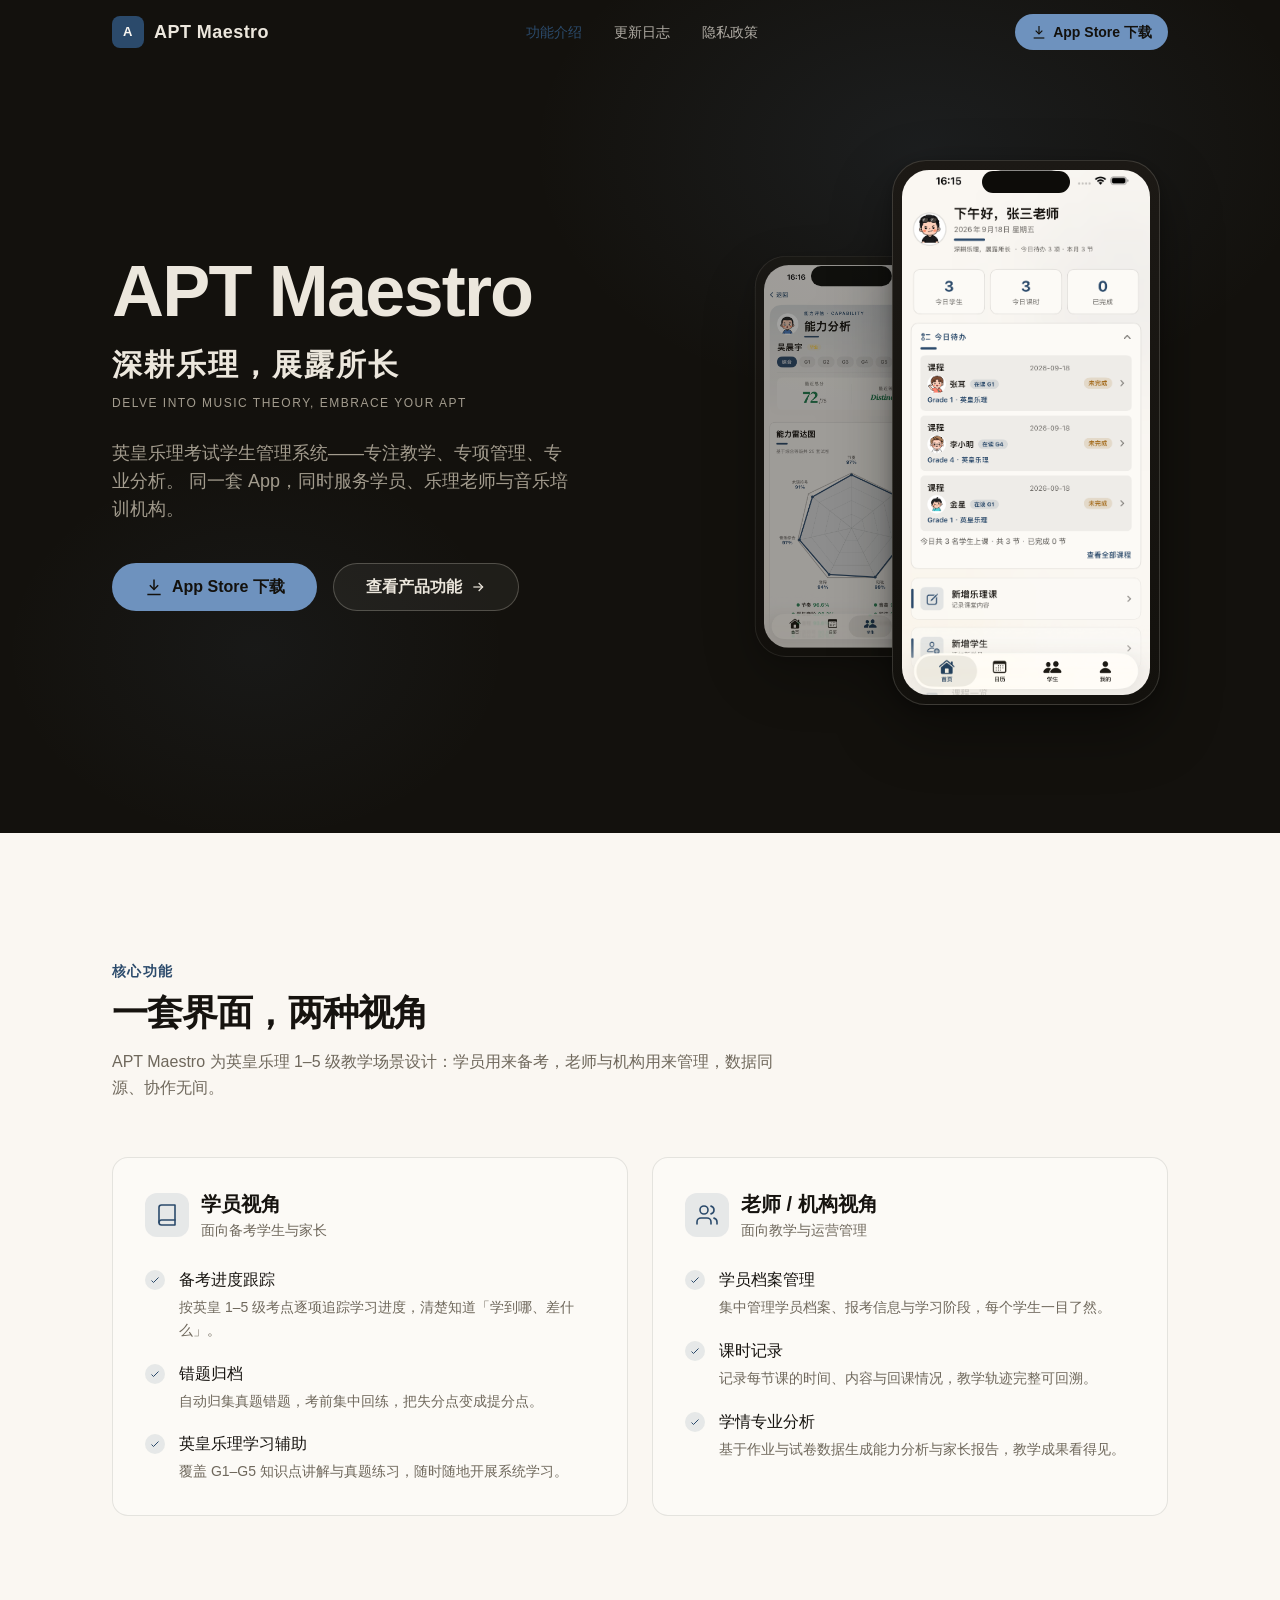
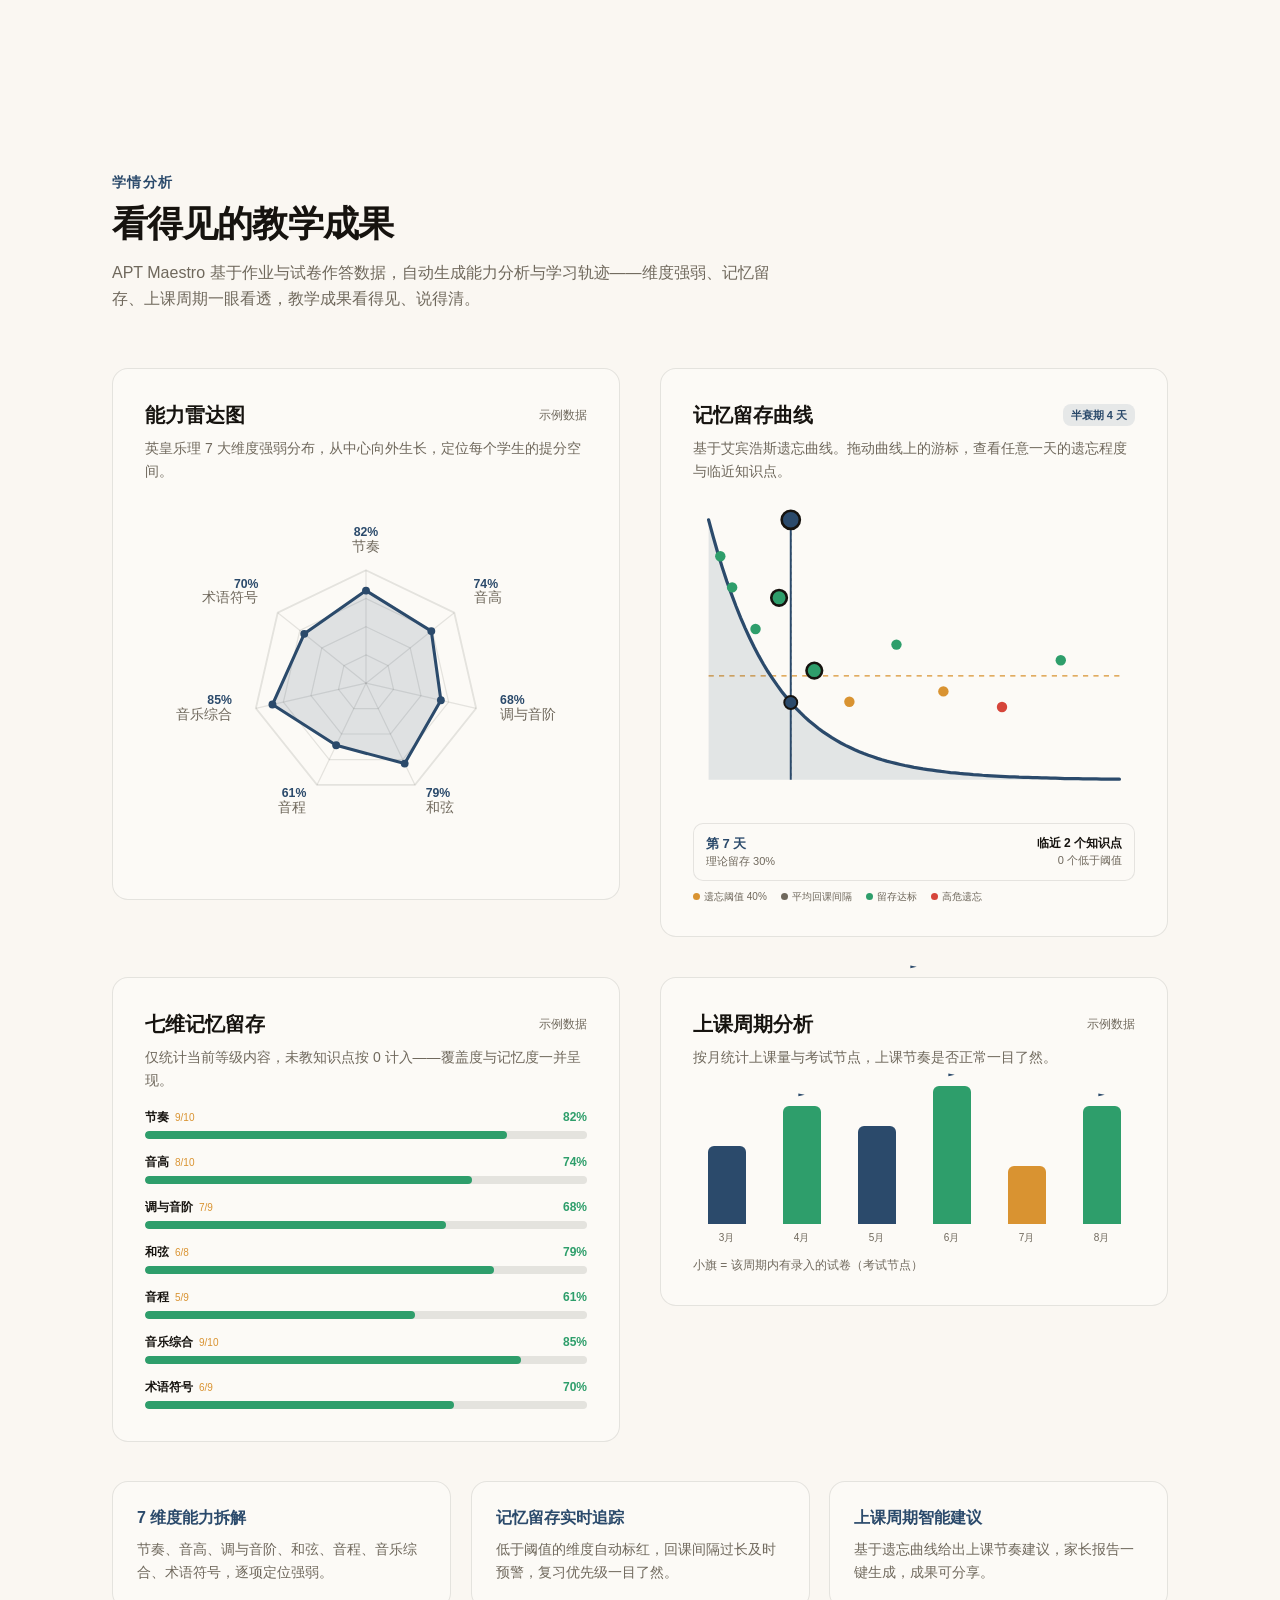
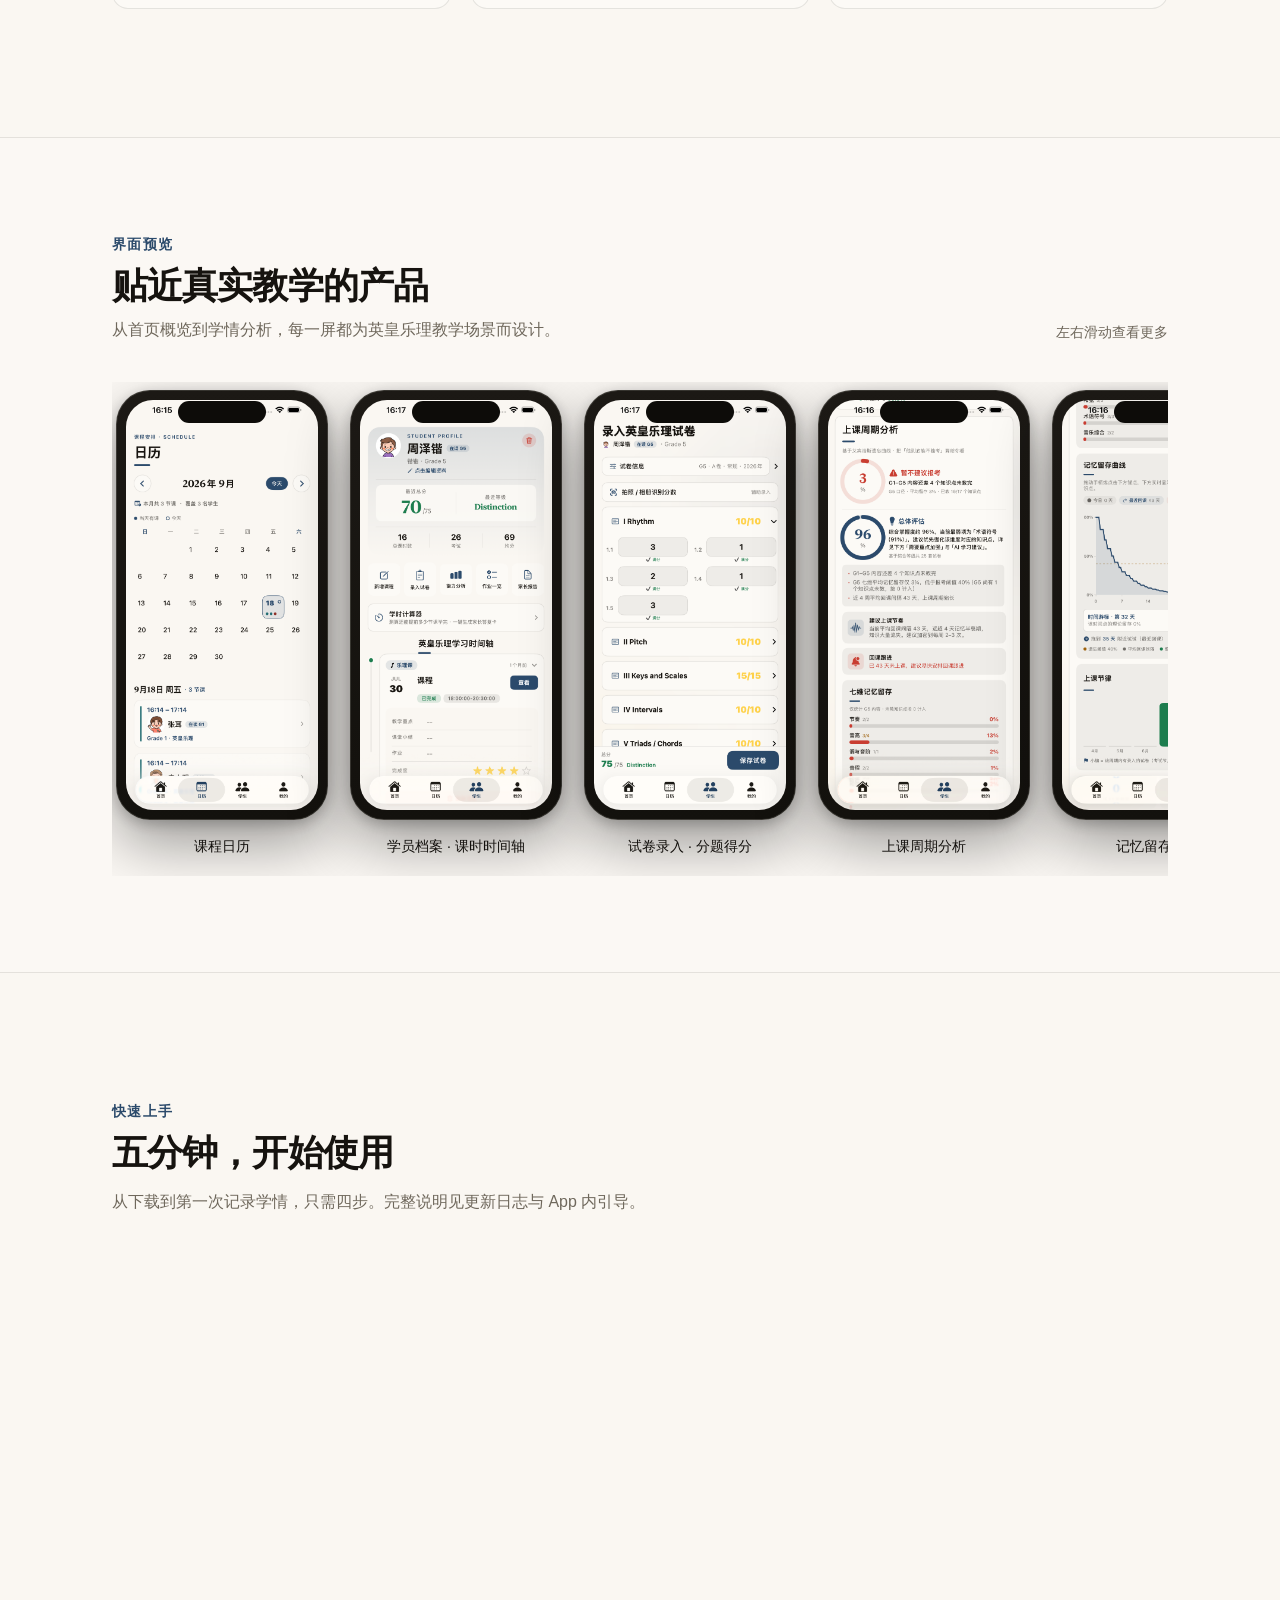
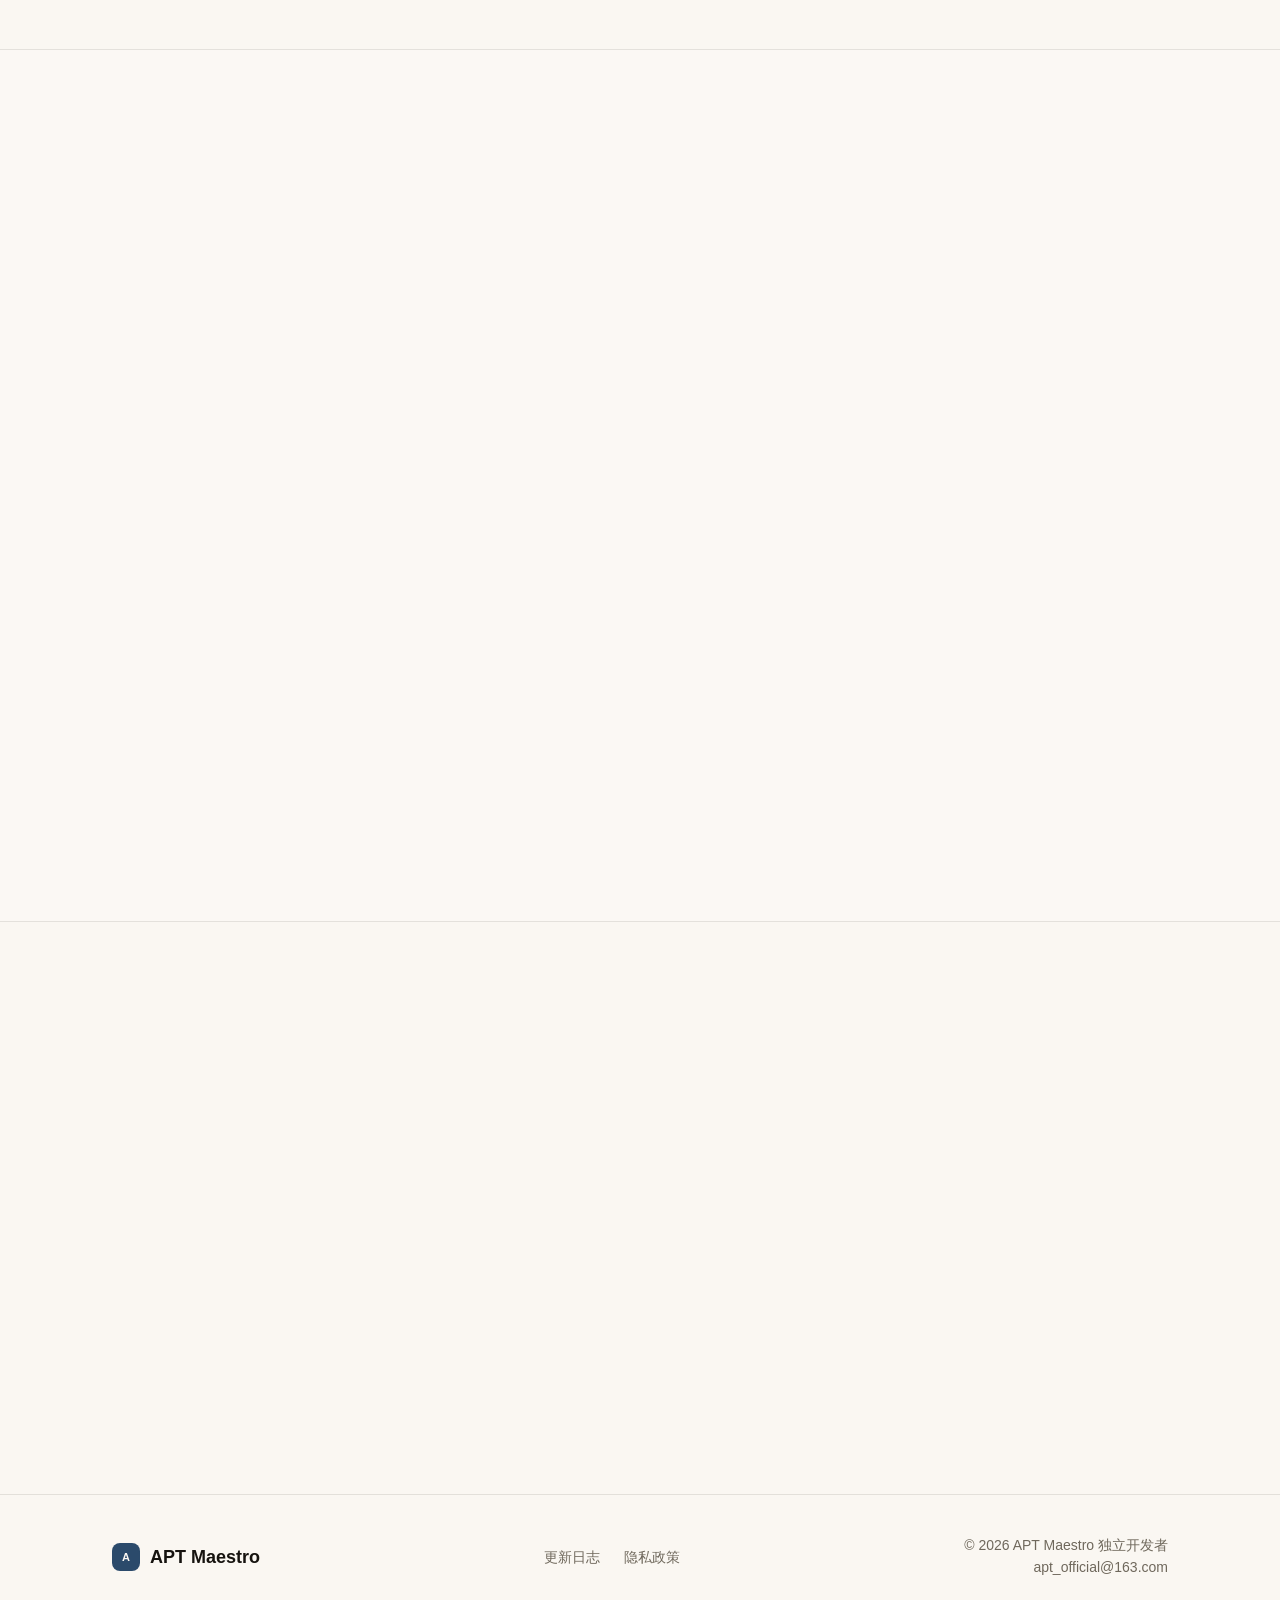
<file: index.html>
<!DOCTYPE html>
<html lang="zh-CN">
<head>
  <meta charset="UTF-8">
  <meta name="viewport" content="width=device-width, initial-scale=1.0">

  <!-- ============ SEO 基础 ============ -->
  <title>APT Maestro · 英皇乐理考试学生管理系统 — 深耕乐理，展露所长</title>
  <meta name="description" content="APT Maestro 英皇乐理考试学生管理系统：专注教学、专项管理、专业分析。同一套 App 同时服务学员、乐理老师与音乐培训机构，覆盖备考进度跟踪、错题归档、学员档案、课时记录与学情分析。">
  <meta name="keywords" content="英皇乐理,ABRSM,乐理考级,英皇考级,乐理学习,乐理老师,学生管理,学情分析,APT Maestro">
  <meta name="author" content="APT Maestro">
  <meta name="robots" content="index, follow">
  <link rel="canonical" href="https://jiushiwoshawn.github.io/">

  <!-- ============ Open Graph（社交分享卡片） ============ -->
  <meta property="og:type" content="website">
  <meta property="og:site_name" content="APT Maestro">
  <meta property="og:title" content="APT Maestro · 英皇乐理考试学生管理系统">
  <meta property="og:description" content="深耕乐理，展露所长。专注教学、专项管理、专业分析——英皇乐理考试学生管理系统。">
  <meta property="og:url" content="https://jiushiwoshawn.github.io/">
  <meta property="og:image" content="https://jiushiwoshawn.github.io/assets/og-cover.png">
  <meta property="og:locale" content="zh_CN">

  <!-- ============ 主题色（移动端地址栏） ============ -->
  <meta name="theme-color" content="#13110D">
  <meta name="apple-mobile-web-app-title" content="APT Maestro">

  <!-- ============ 结构化数据：软件应用（SEO 增强） ============ -->
  <script type="application/ld+json">
  {
    "@context": "https://schema.org",
    "@type": "SoftwareApplication",
    "name": "APT Maestro",
    "applicationCategory": "EducationalApplication",
    "operatingSystem": "iOS",
    "description": "英皇乐理考试学生管理系统——专注教学、专项管理、专业分析。",
    "slogan": "深耕乐理，展露所长",
    "inLanguage": "zh-CN",
    "offers": {
      "@type": "Offer",
      "price": "0",
      "priceCurrency": "CNY"
    },
    "publisher": { "@type": "Organization", "name": "APT Maestro", "email": "apt_official@163.com" }
  }
  </script>

  <!-- ============ 样式与图标 ============ -->
  <link rel="stylesheet" href="css/tailwind.css">
  <!-- Favicon：SVG 自适应深浅模式，ICO/PNG 作为回退 -->
  <link rel="icon" type="image/svg+xml" href="assets/favicon.svg">
  <link rel="alternate icon" type="image/x-icon" href="assets/favicon.ico">
  <link rel="apple-touch-icon" href="assets/apple-touch-icon.png">
</head>

<body class="antialiased">

<!-- ============ 顶部滚动进度条（视觉增强，1px 细线） ============ -->
<div class="scroll-progress fixed top-0 left-0 h-[2px] w-0 z-[60] bg-accent" aria-hidden="true"></div>

<!-- ============================================================
     全局导航（固定顶部）
     默认态：Hero 深色基底上，文字浅色
     滚动态(.is-scrolled)：主题色底 + 分隔线
     ============================================================ -->
<header class="site-nav fixed top-0 left-0 right-0 z-50 transition-all duration-300">
  <nav class="max-w-site mx-auto flex items-center justify-between px-5 sm:px-8 h-16" aria-label="主导航">
    <!-- Logo -->
    <a href="index.html" class="flex items-center gap-2.5 font-bold text-lg tracking-wide nav-text">
      <span class="w-8 h-8 rounded-lg bg-accent flex items-center justify-center text-[13px] font-bold text-page">A</span>
      APT Maestro
    </a>

    <!-- 桌面端中部导航 -->
    <ul class="hidden md:flex items-center gap-8">
      <li><a href="index.html#features" class="nav-link nav-link-hero" data-spy-link="features">功能介绍</a></li>
      <li><a href="changelog.html" class="nav-link nav-link-hero">更新日志</a></li>
      <li><a href="privacy.html" class="nav-link nav-link-hero">隐私政策</a></li>
    </ul>

    <!-- 右侧 CTA + 移动端汉堡 -->
    <div class="flex items-center gap-2 sm:gap-3">
      <!-- TODO: 替换 #appstore 为 App Store 真实链接（形如 https://apps.apple.com/app/idXXXXXXXX） -->
      <a href="#appstore" class="btn btn-hero-primary h-9 px-3 sm:px-4 text-sm gap-1.5" rel="noopener" aria-label="App Store 下载">
        <svg viewBox="0 0 24 24" fill="none" stroke="currentColor" stroke-width="1.8" class="w-4 h-4" aria-hidden="true"><path d="M12 3v12"/><path d="M7 10l5 5 5-5"/><path d="M4 21h16"/></svg>
        <span class="hidden sm:inline">App Store 下载</span>
      </a>
      <button class="nav-burger md:hidden p-2 nav-text" aria-label="打开菜单" aria-expanded="false">
        <svg viewBox="0 0 24 24" fill="none" stroke="currentColor" stroke-width="1.6" class="w-6 h-6" aria-hidden="true"><path d="M4 7h16"/><path d="M4 12h16"/><path d="M4 17h16"/></svg>
      </button>
    </div>
  </nav>
</header>

<!-- 移动端抽屉菜单 -->
<div class="nav-drawer-mask fixed inset-0 bg-black/50 z-[55] opacity-0 pointer-events-none transition-opacity duration-300" aria-hidden="true"></div>
<div class="nav-drawer fixed top-0 right-0 h-full w-[280px] z-[56] bg-surface shadow-2xl translate-x-full transition-transform duration-300 md:hidden p-6 pt-20">
  <ul class="flex flex-col gap-6">
    <li><a href="index.html#features" class="text-lg font-medium text-ink" data-spy-link="features">功能介绍</a></li>
    <li><a href="changelog.html" class="text-lg font-medium text-ink">更新日志</a></li>
    <li><a href="privacy.html" class="text-lg font-medium text-ink">隐私政策</a></li>
  </ul>
  <!-- TODO: 替换 #appstore 为 App Store 真实链接 -->
  <a href="#appstore" class="btn btn-primary w-full h-11 mt-8" rel="noopener">App Store 下载</a>
</div>

<main>

  <!-- ============================================================
       Hero 首屏（默认深色基底）
       左：文案 + 双按钮；右：错落双 iPhone 样机
       ============================================================ -->
  <section id="hero" class="relative bg-[#13110D] text-[#ECE7DD] overflow-hidden">
    <!-- 唯一允许的渐变：微弱径向光晕 #6E92BE 5%–12% -->
    <div class="hero-glow absolute inset-0" aria-hidden="true"></div>

    <div class="relative max-w-site mx-auto px-5 sm:px-8 pt-32 pb-24 lg:pt-40 lg:pb-32 grid lg:grid-cols-2 gap-16 items-center">

      <!-- ---- 文案区 ---- -->
      <div class="text-center lg:text-left">
        <h1 class="hero-rise d1 text-6xl sm:text-7xl font-bold tracking-tight">APT Maestro</h1>
        <p class="hero-rise d2 mt-5 text-2xl sm:text-3xl font-semibold tracking-[2px]">深耕乐理，展露所长</p>
        <p class="hero-rise d3 mt-3 text-[11px] sm:text-xs tracking-[1.5px] uppercase text-[#A39C8E]">Delve into music theory, embrace your APT</p>
        <p class="hero-rise d4 mt-7 text-base sm:text-lg leading-relaxed text-[#A39C8E] max-w-[46ch] mx-auto lg:mx-0">
          英皇乐理考试学生管理系统——专注教学、专项管理、专业分析。
          同一套 App，同时服务学员、乐理老师与音乐培训机构。
        </p>

        <div class="hero-rise d5 mt-10 flex flex-col sm:flex-row items-center justify-center lg:justify-start gap-4">
          <!-- TODO: 替换 #appstore 为 App Store 真实链接 -->
          <a href="#appstore" class="btn btn-hero-primary h-12 px-8 text-base" rel="noopener">
            <svg viewBox="0 0 24 24" fill="none" stroke="currentColor" stroke-width="1.8" class="w-5 h-5" aria-hidden="true"><path d="M12 3v12"/><path d="M7 10l5 5 5-5"/><path d="M4 21h16"/></svg>
            App Store 下载
          </a>
          <a href="#features" class="btn btn-hero-ghost h-12 px-8 text-base">
            查看产品功能
            <svg viewBox="0 0 24 24" fill="none" stroke="currentColor" stroke-width="1.8" class="w-4 h-4" aria-hidden="true"><path d="M5 12h14"/><path d="M13 6l6 6-6 6"/></svg>
          </a>
        </div>
      </div>

      <!-- ---- 错落双手机样机 ----
           已替换为真实 App 截图：
           1. front-phone → assets/screens/main.png（首页 · 今日待办）
           2. back-phone  → assets/screens/feature.png（能力分析 · 能力雷达图）
           如需更新：直接替换上述文件，保持外层 .phone-screen 不变 -->
      <div class="hero-rise d6 relative flex items-end justify-center lg:justify-end min-h-[540px] lg:pr-2" aria-label="App 界面预览">

        <!-- 后方偏移缩小手机：参与 flex 流，靠左 + 上抬 + 缩小 → 与前台产生左右重叠 -->
        <div class="back-phone phone w-[210px] h-[436px] opacity-60 scale-[0.92] origin-bottom-right -mr-14 mb-12 z-0">
          <div class="phone-screen">
            <img src="assets/screens/feature.png?v=20260918" alt="APT Maestro 能力分析 · 能力雷达图" class="w-full h-full object-cover">
          </div>
        </div>

        <!-- 前台主手机（主体，靠右下方） -->
        <div class="front-phone phone w-[268px] h-[545px] relative z-10">
          <div class="phone-screen">
            <img src="assets/screens/main.png?v=20260918" alt="APT Maestro 首页 · 今日待办" class="w-full h-full object-cover">
          </div>
        </div>
      </div>
    </div>
    <!-- Hero 结束锚点：导航滚动状态切换用，勿删 -->
    <div id="hero-end" class="absolute bottom-0 w-full h-px" aria-hidden="true"></div>
  </section>

  <!-- ============================================================
       核心功能（双视角：App 一套界面，区分使用人群）
       ============================================================ -->
  <section id="features" class="py-24 lg:py-32" data-spy="features">
    <div class="max-w-site mx-auto px-5 sm:px-8">
      <div class="reveal max-w-2xl">
        <p class="text-sm font-semibold tracking-widest text-accent">核心功能</p>
        <h2 class="mt-3 text-3xl sm:text-4xl font-bold tracking-tight">一套界面，两种视角</h2>
        <p class="mt-4 text-muted leading-relaxed">APT Maestro 为英皇乐理 1–5 级教学场景设计：学员用来备考，老师与机构用来管理，数据同源、协作无间。</p>
      </div>

      <div class="mt-14 grid md:grid-cols-2 gap-6">

        <!-- 学员视角 -->
        <article class="card reveal from-left p-8" data-reveal-delay="80">
          <div class="flex items-center gap-3">
            <!-- 学员视角图标（内联 SVG，禁用 emoji） -->
            <span class="w-11 h-11 rounded-xl bg-accent-soft text-accent flex items-center justify-center" aria-hidden="true">
              <svg viewBox="0 0 24 24" fill="none" stroke="currentColor" stroke-width="1.6" stroke-linecap="round" stroke-linejoin="round" class="w-6 h-6"><path d="M4 19.5A2.5 2.5 0 0 1 6.5 17H20"/><path d="M6.5 2H20v20H6.5A2.5 2.5 0 0 1 4 19.5v-15A2.5 2.5 0 0 1 6.5 2z"/></svg>
            </span>
            <div>
              <h3 class="text-xl font-semibold">学员视角</h3>
              <p class="text-sm text-muted mt-0.5">面向备考学生与家长</p>
            </div>
          </div>

          <ul class="mt-7 space-y-5">
            <li class="flex gap-3.5">
              <span class="mt-0.5 w-5 h-5 rounded-full bg-accent-soft text-accent flex items-center justify-center flex-none" aria-hidden="true">
                <svg viewBox="0 0 24 24" fill="none" stroke="currentColor" stroke-width="2" class="w-3 h-3"><path d="M5 13l4 4L19 7"/></svg>
              </span>
              <div>
                <h4 class="font-medium">备考进度跟踪</h4>
                <p class="text-sm text-muted mt-1 leading-relaxed">按英皇 1–5 级考点逐项追踪学习进度，清楚知道「学到哪、差什么」。</p>
              </div>
            </li>
            <li class="flex gap-3.5">
              <span class="mt-0.5 w-5 h-5 rounded-full bg-accent-soft text-accent flex items-center justify-center flex-none" aria-hidden="true">
                <svg viewBox="0 0 24 24" fill="none" stroke="currentColor" stroke-width="2" class="w-3 h-3"><path d="M5 13l4 4L19 7"/></svg>
              </span>
              <div>
                <h4 class="font-medium">错题归档</h4>
                <p class="text-sm text-muted mt-1 leading-relaxed">自动归集真题错题，考前集中回练，把失分点变成提分点。</p>
              </div>
            </li>
            <li class="flex gap-3.5">
              <span class="mt-0.5 w-5 h-5 rounded-full bg-accent-soft text-accent flex items-center justify-center flex-none" aria-hidden="true">
                <svg viewBox="0 0 24 24" fill="none" stroke="currentColor" stroke-width="2" class="w-3 h-3"><path d="M5 13l4 4L19 7"/></svg>
              </span>
              <div>
                <h4 class="font-medium">英皇乐理学习辅助</h4>
                <p class="text-sm text-muted mt-1 leading-relaxed">覆盖 G1–G5 知识点讲解与真题练习，随时随地开展系统学习。</p>
              </div>
            </li>
          </ul>
        </article>

        <!-- 老师 / 机构视角 -->
        <article class="card reveal from-right p-8" data-reveal-delay="160">
          <div class="flex items-center gap-3">
            <!-- 老师/机构视角图标（内联 SVG，禁用 emoji） -->
            <span class="w-11 h-11 rounded-xl bg-accent-soft text-accent flex items-center justify-center" aria-hidden="true">
              <svg viewBox="0 0 24 24" fill="none" stroke="currentColor" stroke-width="1.6" stroke-linecap="round" stroke-linejoin="round" class="w-6 h-6"><path d="M16 21v-2a4 4 0 0 0-4-4H6a4 4 0 0 0-4 4v2"/><circle cx="9" cy="7" r="4"/><path d="M22 21v-2a4 4 0 0 0-3-3.87"/><path d="M16 3.13a4 4 0 0 1 0 7.75"/></svg>
            </span>
            <div>
              <h3 class="text-xl font-semibold">老师 / 机构视角</h3>
              <p class="text-sm text-muted mt-0.5">面向教学与运营管理</p>
            </div>
          </div>

          <ul class="mt-7 space-y-5">
            <li class="flex gap-3.5">
              <span class="mt-0.5 w-5 h-5 rounded-full bg-accent-soft text-accent flex items-center justify-center flex-none" aria-hidden="true">
                <svg viewBox="0 0 24 24" fill="none" stroke="currentColor" stroke-width="2" class="w-3 h-3"><path d="M5 13l4 4L19 7"/></svg>
              </span>
              <div>
                <h4 class="font-medium">学员档案管理</h4>
                <p class="text-sm text-muted mt-1 leading-relaxed">集中管理学员档案、报考信息与学习阶段，每个学生一目了然。</p>
              </div>
            </li>
            <li class="flex gap-3.5">
              <span class="mt-0.5 w-5 h-5 rounded-full bg-accent-soft text-accent flex items-center justify-center flex-none" aria-hidden="true">
                <svg viewBox="0 0 24 24" fill="none" stroke="currentColor" stroke-width="2" class="w-3 h-3"><path d="M5 13l4 4L19 7"/></svg>
              </span>
              <div>
                <h4 class="font-medium">课时记录</h4>
                <p class="text-sm text-muted mt-1 leading-relaxed">记录每节课的时间、内容与回课情况，教学轨迹完整可回溯。</p>
              </div>
            </li>
            <li class="flex gap-3.5">
              <span class="mt-0.5 w-5 h-5 rounded-full bg-accent-soft text-accent flex items-center justify-center flex-none" aria-hidden="true">
                <svg viewBox="0 0 24 24" fill="none" stroke="currentColor" stroke-width="2" class="w-3 h-3"><path d="M5 13l4 4L19 7"/></svg>
              </span>
              <div>
                <h4 class="font-medium">学情专业分析</h4>
                <p class="text-sm text-muted mt-1 leading-relaxed">基于作业与试卷数据生成能力分析与家长报告，教学成果看得见。</p>
              </div>
            </li>
          </ul>
        </article>
      </div>
    </div>
  </section>

  <!-- ============================================================
       学情可视化（品牌色内容图形：雷达图 + 进步曲线）
       说明：纯 SVG 品牌色图形，数据均为示意；替代装饰插画。
       雷达图维度与 App 能力分析完全一致（见 ScoreUtils.axisOrder）。
       ============================================================ -->
  <section id="insights" class="py-24 lg:py-32" data-spy="features">
    <div class="max-w-site mx-auto px-5 sm:px-8">
      <div class="reveal max-w-2xl">
        <p class="text-sm font-semibold tracking-widest text-accent">学情分析</p>
        <h2 class="mt-3 text-3xl sm:text-4xl font-bold tracking-tight">看得见的教学成果</h2>
        <p class="mt-4 text-muted leading-relaxed">APT Maestro 基于作业与试卷作答数据，自动生成能力分析与学习轨迹——维度强弱、记忆留存、上课周期一眼看透，教学成果看得见、说得清。</p>
      </div>

      <div class="mt-14 grid lg:grid-cols-2 gap-10 items-start">
        <!-- 能力雷达图（App 同款：从中心向外生长 + 顶点逐个点亮） -->
        <article class="card reveal p-7 sm:p-8" data-reveal-delay="0" data-animate="radar">
          <div class="flex items-center justify-between gap-3">
            <h3 class="text-xl font-semibold">能力雷达图</h3>
            <span class="text-xs text-muted">示例数据</span>
          </div>
          <p class="mt-2 text-sm text-muted leading-relaxed">英皇乐理 7 大维度强弱分布，从中心向外生长，定位每个学生的提分空间。</p>
          <div class="mt-4 flex justify-center">
            <svg class="insight-radar" viewBox="0 0 360 300" role="img" aria-label="能力雷达图示例：节奏、音高、调与音阶、和弦、音程、音乐综合、术语符号的得分分布"></svg>
          </div>
        </article>

        <!-- 记忆留存曲线（艾宾浩斯，可拖动游标） -->
        <article class="card reveal p-7 sm:p-8" data-reveal-delay="80" data-animate="curve">
          <div class="flex items-center justify-between gap-3">
            <h3 class="text-xl font-semibold">记忆留存曲线</h3>
            <span class="badge-accent">半衰期 4 天</span>
          </div>
          <p class="mt-2 text-sm text-muted leading-relaxed">基于艾宾浩斯遗忘曲线。拖动曲线上的游标，查看任意一天的遗忘程度与临近知识点。</p>
          <div class="mt-4">
            <svg class="insight-curve" viewBox="0 0 340 240" role="img" aria-label="记忆留存曲线示例：艾宾浩斯遗忘曲线与知识点落点"></svg>
          </div>
          <div class="curve-readout mt-3">
            <div>
              <div class="curve-readout-day" data-curve-day>第 7 天</div>
              <div class="curve-readout-sub" data-curve-ret>理论留存 30%</div>
            </div>
            <div class="curve-readout-right">
              <div class="curve-readout-near" data-curve-near>临近 2 个知识点</div>
              <div class="curve-readout-low" data-curve-low>0 个低于阈值</div>
            </div>
          </div>
          <div class="curve-legend mt-2">
            <span><i class="dot" style="background:var(--c-warning)"></i>遗忘阈值 40%</span>
            <span><i class="dot" style="background:var(--c-muted)"></i>平均回课间隔</span>
            <span><i class="dot" style="background:var(--c-success)"></i>留存达标</span>
            <span><i class="dot" style="background:var(--c-error)"></i>高危遗忘</span>
          </div>
        </article>

        <!-- 七维记忆留存（水平条 + count-up + 弹簧填充） -->
        <article class="card reveal p-7 sm:p-8" data-reveal-delay="0" data-animate="retention">
          <div class="flex items-center justify-between gap-3">
            <h3 class="text-xl font-semibold">七维记忆留存</h3>
            <span class="text-xs text-muted">示例数据</span>
          </div>
          <p class="mt-2 text-sm text-muted leading-relaxed">仅统计当前等级内容，未教知识点按 0 计入——覆盖度与记忆度一并呈现。</p>
          <div class="mt-4 retention-list" data-retention></div>
        </article>

        <!-- 上课周期分析（节律柱 + 试卷小旗） -->
        <article class="card reveal p-7 sm:p-8" data-reveal-delay="80" data-animate="rhythm">
          <div class="flex items-center justify-between gap-3">
            <h3 class="text-xl font-semibold">上课周期分析</h3>
            <span class="text-xs text-muted">示例数据</span>
          </div>
          <p class="mt-2 text-sm text-muted leading-relaxed">按月统计上课量与考试节点，上课节奏是否正常一目了然。</p>
          <div class="mt-4 rhythm-chart" data-rhythm></div>
          <p class="mt-3 text-xs text-muted flex items-center gap-1.5">
            <svg class="rhythm-flag" viewBox="0 0 12 12" width="11" height="11" aria-hidden="true"><path d="M2 1 L2 11 M2 1.5 L9 3 L2 4.5 Z" style="fill:var(--c-accent)"></path></svg>
            小旗 = 该周期内有录入的试卷（考试节点）
          </p>
        </article>
      </div>

      <!-- 卖点三列 -->
      <div class="mt-10 grid sm:grid-cols-3 gap-5">
        <div class="card card-static reveal p-6" data-reveal-delay="0">
          <h4 class="font-semibold text-accent">7 维度能力拆解</h4>
          <p class="mt-2 text-sm text-muted leading-relaxed">节奏、音高、调与音阶、和弦、音程、音乐综合、术语符号，逐项定位强弱。</p>
        </div>
        <div class="card card-static reveal p-6" data-reveal-delay="80">
          <h4 class="font-semibold text-accent">记忆留存实时追踪</h4>
          <p class="mt-2 text-sm text-muted leading-relaxed">低于阈值的维度自动标红，回课间隔过长及时预警，复习优先级一目了然。</p>
        </div>
        <div class="card card-static reveal p-6" data-reveal-delay="160">
          <h4 class="font-semibold text-accent">上课周期智能建议</h4>
          <p class="mt-2 text-sm text-muted leading-relaxed">基于遗忘曲线给出上课节奏建议，家长报告一键生成，成果可分享。</p>
        </div>
      </div>
    </div>
  </section>

  <!-- ============================================================
       App 截图画廊（横向滑动多机位）
       ============================================================ -->
  <section id="gallery" class="py-16 lg:py-24 bg-surface-soft border-y border-line" data-spy="features">
    <div class="max-w-site mx-auto px-5 sm:px-8">
      <div class="reveal flex flex-wrap items-end justify-between gap-4">
        <div>
          <p class="text-sm font-semibold tracking-widest text-accent">界面预览</p>
          <h2 class="mt-3 text-3xl sm:text-4xl font-bold tracking-tight">贴近真实教学的产品</h2>
          <p class="mt-3 text-muted max-w-[52ch]">从首页概览到学情分析，每一屏都为英皇乐理教学场景而设计。</p>
        </div>
        <p class="text-sm text-muted">左右滑动查看更多</p>
      </div>

      <!-- 画廊：横向滚动。每张卡片 = 一部手机样机 + 下方标题 -->
      <!-- 已替换为真实 App 截图（2026-09-18 版），文件位于 assets/screens/；
           如需更新：按同名文件替换 gallery-1..11.png，保持 <figure>/<figcaption> 结构不变；
           截图原始尺寸 1290×2796（6.7 英寸），未做任何内容修改 -->
      <div class="gallery-track mt-10">
        <!-- 卡片 1 -->
        <figure class="reveal w-[212px]" data-reveal-delay="0">
          <div class="phone w-[212px] h-[430px]">
            <div class="phone-screen">
              <img src="assets/screens/gallery-1.png?v=20260918" alt="APT Maestro 课程日历与当月排课" class="w-full h-full object-cover" loading="lazy">
            </div>
          </div>
          <figcaption class="mt-4 text-sm font-medium text-center">课程日历</figcaption>
        </figure>
        <!-- 卡片 2 -->
        <figure class="reveal w-[212px]" data-reveal-delay="90">
          <div class="phone w-[212px] h-[430px]">
            <div class="phone-screen">
              <img src="assets/screens/gallery-2.png?v=20260918" alt="APT Maestro 学员档案与课时时间轴" class="w-full h-full object-cover" loading="lazy">
            </div>
          </div>
          <figcaption class="mt-4 text-sm font-medium text-center">学员档案 · 课时时间轴</figcaption>
        </figure>
        <!-- 卡片 3 -->
        <figure class="reveal w-[212px]" data-reveal-delay="180">
          <div class="phone w-[212px] h-[430px]">
            <div class="phone-screen">
              <img src="assets/screens/gallery-3.png?v=20260918" alt="APT Maestro 英皇乐理试卷分题录入" class="w-full h-full object-cover" loading="lazy">
            </div>
          </div>
          <figcaption class="mt-4 text-sm font-medium text-center">试卷录入 · 分题得分</figcaption>
        </figure>
        <!-- 卡片 4 -->
        <figure class="reveal w-[212px]" data-reveal-delay="270">
          <div class="phone w-[212px] h-[430px]">
            <div class="phone-screen">
              <img src="assets/screens/gallery-4.png?v=20260918" alt="APT Maestro 上课周期分析与报考建议" class="w-full h-full object-cover" loading="lazy">
            </div>
          </div>
          <figcaption class="mt-4 text-sm font-medium text-center">上课周期分析</figcaption>
        </figure>
        <!-- 卡片 5 -->
        <figure class="reveal w-[212px]" data-reveal-delay="0">
          <div class="phone w-[212px] h-[430px]">
            <div class="phone-screen">
              <img src="assets/screens/gallery-5.png?v=20260918" alt="APT Maestro 艾宾浩斯记忆留存曲线" class="w-full h-full object-cover" loading="lazy">
            </div>
          </div>
          <figcaption class="mt-4 text-sm font-medium text-center">记忆留存曲线</figcaption>
        </figure>
        <!-- 卡片 6 -->
        <figure class="reveal w-[212px]" data-reveal-delay="90">
          <div class="phone w-[212px] h-[430px]">
            <div class="phone-screen">
              <img src="assets/screens/gallery-6.png?v=20260918" alt="APT Maestro 全班应考就绪度看板" class="w-full h-full object-cover" loading="lazy">
            </div>
          </div>
          <figcaption class="mt-4 text-sm font-medium text-center">全班应考看板</figcaption>
        </figure>
        <!-- 卡片 7 -->
        <figure class="reveal w-[212px]" data-reveal-delay="180">
          <div class="phone w-[212px] h-[430px]">
            <div class="phone-screen">
              <img src="assets/screens/gallery-7.png?v=20260918" alt="APT Maestro 学时计算器预估提前节数" class="w-full h-full object-cover" loading="lazy">
            </div>
          </div>
          <figcaption class="mt-4 text-sm font-medium text-center">学时计算器</figcaption>
        </figure>
        <!-- 卡片 8 -->
        <figure class="reveal w-[212px]" data-reveal-delay="270">
          <div class="phone w-[212px] h-[430px]">
            <div class="phone-screen">
              <img src="assets/screens/gallery-8.png?v=20260918" alt="APT Maestro G5 专项冲刺包" class="w-full h-full object-cover" loading="lazy">
            </div>
          </div>
          <figcaption class="mt-4 text-sm font-medium text-center">G5 冲刺包</figcaption>
        </figure>
        <!-- 卡片 9 -->
        <figure class="reveal w-[212px]" data-reveal-delay="0">
          <div class="phone w-[212px] h-[430px]">
            <div class="phone-screen">
              <img src="assets/screens/gallery-9.png?v=20260918" alt="APT Maestro 知识点讲解材料库" class="w-full h-full object-cover" loading="lazy">
            </div>
          </div>
          <figcaption class="mt-4 text-sm font-medium text-center">讲解材料库</figcaption>
        </figure>
        <!-- 卡片 10 -->
        <figure class="reveal w-[212px]" data-reveal-delay="90">
          <div class="phone w-[212px] h-[430px]">
            <div class="phone-screen">
              <img src="assets/screens/gallery-10.png?v=20260918" alt="APT Maestro 每位学员的记忆半衰期校准" class="w-full h-full object-cover" loading="lazy">
            </div>
          </div>
          <figcaption class="mt-4 text-sm font-medium text-center">记忆模型校准</figcaption>
        </figure>
        <!-- 卡片 11 -->
        <figure class="reveal w-[212px]" data-reveal-delay="180">
          <div class="phone w-[212px] h-[430px]">
            <div class="phone-screen">
              <img src="assets/screens/gallery-11.png?v=20260918" alt="APT Maestro 个人中心与教学工具" class="w-full h-full object-cover" loading="lazy">
            </div>
          </div>
          <figcaption class="mt-4 text-sm font-medium text-center">我的 · 教学工具</figcaption>
        </figure>
      </div>
    </div>
  </section>

  <!-- ============================================================
       快速上手（轻量说明入口）
       ============================================================ -->
  <section id="start" class="py-24 lg:py-32" data-spy="features">
    <div class="max-w-site mx-auto px-5 sm:px-8">
      <div class="reveal max-w-2xl">
        <p class="text-sm font-semibold tracking-widest text-accent">快速上手</p>
        <h2 class="mt-3 text-3xl sm:text-4xl font-bold tracking-tight">五分钟，开始使用</h2>
        <p class="mt-4 text-muted leading-relaxed">从下载到第一次记录学情，只需四步。完整说明见更新日志与 App 内引导。</p>
      </div>

      <div class="mt-14 grid sm:grid-cols-2 lg:grid-cols-4 gap-5">
        <div class="card card-static reveal p-6" data-reveal-delay="0">
          <span class="text-sm font-bold text-accent">01</span>
          <h3 class="mt-3 font-semibold">下载 APT Maestro</h3>
          <p class="mt-2 text-sm text-muted leading-relaxed">在 App Store 搜索「APT Maestro」或点击本页下载按钮。</p>
        </div>
        <div class="card card-static reveal p-6" data-reveal-delay="80">
          <span class="text-sm font-bold text-accent">02</span>
          <h3 class="mt-3 font-semibold">创建学员档案</h3>
          <p class="mt-2 text-sm text-muted leading-relaxed">录入姓名、年级与当前备考等级，建立专属档案。</p>
        </div>
        <div class="card card-static reveal p-6" data-reveal-delay="160">
          <span class="text-sm font-bold text-accent">03</span>
          <h3 class="mt-3 font-semibold">记录课时与作业</h3>
          <p class="mt-2 text-sm text-muted leading-relaxed">课后随手记课时内容，布置作业、跟踪完成情况。</p>
        </div>
        <div class="card card-static reveal p-6" data-reveal-delay="240">
          <span class="text-sm font-bold text-accent">04</span>
          <h3 class="mt-3 font-semibold">查看学情报告</h3>
          <p class="mt-2 text-sm text-muted leading-relaxed">能力分析与家长报告自动生成，成果一键分享。</p>
        </div>
      </div>

      <div class="reveal mt-10">
        <a href="changelog.html" class="inline-flex items-center gap-2 text-sm font-semibold text-accent hover:underline">
          查看版本更新记录
          <svg viewBox="0 0 24 24" fill="none" stroke="currentColor" stroke-width="1.8" class="w-4 h-4" aria-hidden="true"><path d="M5 12h14"/><path d="M13 6l6 6-6 6"/></svg>
        </a>
      </div>
    </div>
  </section>

  <!-- ============================================================
       FAQ（手风琴）
       ============================================================ -->
  <section id="faq" class="py-16 lg:py-24 bg-surface-soft border-y border-line" data-spy="features">
    <div class="max-w-site mx-auto px-5 sm:px-8">
      <div class="reveal max-w-2xl">
        <p class="text-sm font-semibold tracking-widest text-accent">常见问题</p>
        <h2 class="mt-3 text-3xl sm:text-4xl font-bold tracking-tight">你可能想知道</h2>
        <p class="mt-4 text-muted leading-relaxed">关于设备、数据与隐私，我们梳理了最常被问到的问题。</p>
      </div>

      <div class="mt-12 max-w-3xl space-y-3">
        <details class="faq-item card card-static reveal px-6 py-5" open>
          <summary class="flex items-center justify-between gap-4 font-medium">
            APT Maestro 支持哪些设备？
            <span class="faq-chevron text-accent" aria-hidden="true"><svg viewBox="0 0 24 24" fill="none" stroke="currentColor" stroke-width="1.8" class="w-5 h-5"><path d="M6 9l6 6 6-6"/></svg></span>
          </summary>
          <p class="mt-4 text-sm text-muted leading-relaxed">APT Maestro 是 iPhone 应用（仅支持 iPhone，暂不支持 iPad），要求 iOS 17 及以上版本，建议升级到最新系统以获得最佳体验。</p>
        </details>

        <details class="faq-item card card-static reveal px-6 py-5">
          <summary class="flex items-center justify-between gap-4 font-medium">
            我的数据存在哪里？安全吗？
            <span class="faq-chevron text-accent" aria-hidden="true"><svg viewBox="0 0 24 24" fill="none" stroke="currentColor" stroke-width="1.8" class="w-5 h-5"><path d="M6 9l6 6 6-6"/></svg></span>
          </summary>
          <p class="mt-4 text-sm text-muted leading-relaxed">数据保存在你的手机本地（iOS 应用沙盒），我们不设自建服务器，也无法访问、收集或留存你的教学数据。数据不会离开你的设备。详见隐私政策。</p>
        </details>

        <details class="faq-item card card-static reveal px-6 py-5">
          <summary class="flex items-center justify-between gap-4 font-medium">
            更换设备或重装 App 后数据还在吗？
            <span class="faq-chevron text-accent" aria-hidden="true"><svg viewBox="0 0 24 24" fill="none" stroke="currentColor" stroke-width="1.8" class="w-5 h-5"><path d="M6 9l6 6 6-6"/></svg></span>
          </summary>
          <p class="mt-4 text-sm text-muted leading-relaxed">数据保存在你的手机本地。更换设备或重装后，用「我的 → 数据 → 导出数据」生成备份文件，在新设备上「导入数据」即可完整迁移。本 App 不经过任何自建服务器，数据也不会离开你的设备。</p>
        </details>

        <details class="faq-item card card-static reveal px-6 py-5">
          <summary class="flex items-center justify-between gap-4 font-medium">
            需要联网使用吗？
            <span class="faq-chevron text-accent" aria-hidden="true"><svg viewBox="0 0 24 24" fill="none" stroke="currentColor" stroke-width="1.8" class="w-5 h-5"><path d="M6 9l6 6 6-6"/></svg></span>
          </summary>
          <p class="mt-4 text-sm text-muted leading-relaxed">登录与恢复购买需要联网；学员、课时、作业等教学记录全部保存在本机，离线可正常录入与查看。AI 学情分析需要联网调用。</p>
        </details>

        <details class="faq-item card card-static reveal px-6 py-5">
          <summary class="flex items-center justify-between gap-4 font-medium">
            学情分析是怎么生成的？
            <span class="faq-chevron text-accent" aria-hidden="true"><svg viewBox="0 0 24 24" fill="none" stroke="currentColor" stroke-width="1.8" class="w-5 h-5"><path d="M6 9l6 6 6-6"/></svg></span>
          </summary>
          <p class="mt-4 text-sm text-muted leading-relaxed">基于你录入的作业与试卷作答数据，结合英皇 1–5 级考点体系，由 AI 生成能力分析与家长报告，定位薄弱点、给出备考建议。</p>
        </details>

        <details class="faq-item card card-static reveal px-6 py-5">
          <summary class="flex items-center justify-between gap-4 font-medium">
            我可以在多个学生之间切换管理吗？
            <span class="faq-chevron text-accent" aria-hidden="true"><svg viewBox="0 0 24 24" fill="none" stroke="currentColor" stroke-width="1.8" class="w-5 h-5"><path d="M6 9l6 6 6-6"/></svg></span>
          </summary>
          <p class="mt-4 text-sm text-muted leading-relaxed">可以。APT Maestro 面向老师与机构设计，支持为多个学员建立独立档案，首页按日查看待办，互不混淆。</p>
        </details>
      </div>
    </div>
  </section>

  <!-- ============================================================
       底部 CTA
       ============================================================ -->
  <section class="py-24 lg:py-32">
    <div class="max-w-site mx-auto px-5 sm:px-8">
      <div class="reveal relative overflow-hidden rounded-[24px] bg-[#13110D] text-[#ECE7DD] px-8 py-16 sm:p-16 text-center">
        <!-- 光晕（唯一允许渐变，局部微弱） -->
        <div class="hero-glow absolute inset-0" aria-hidden="true"></div>
        <div class="relative">
          <h2 class="text-3xl sm:text-4xl font-bold tracking-tight">深耕乐理，展露所长</h2>
          <p class="mt-4 text-[#A39C8E] max-w-[52ch] mx-auto">下载 APT Maestro，开启专注教学、专项管理、专业分析的英皇乐理备考之旅。</p>
          <div class="mt-9 flex justify-center">
            <!-- TODO: 替换 #appstore 为 App Store 真实链接 -->
            <a href="#appstore" class="btn btn-hero-primary h-12 px-8 text-base" rel="noopener">
              <svg viewBox="0 0 24 24" fill="none" stroke="currentColor" stroke-width="1.8" class="w-5 h-5" aria-hidden="true"><path d="M12 3v12"/><path d="M7 10l5 5 5-5"/><path d="M4 21h16"/></svg>
              App Store 下载
            </a>
          </div>
        </div>
      </div>
    </div>
  </section>

</main>

<!-- ============================================================
     页脚
     ============================================================ -->
<footer class="border-t border-line py-10">
  <div class="max-w-site mx-auto px-5 sm:px-8 flex flex-col sm:flex-row items-center justify-between gap-5">
    <div class="flex items-center gap-2.5 font-bold text-lg">
      <span class="w-7 h-7 rounded-lg bg-accent flex items-center justify-center text-[11px] font-bold text-page">A</span>
      APT Maestro
    </div>

    <ul class="flex items-center gap-6 text-sm">
      <li><a href="changelog.html" class="nav-link">更新日志</a></li>
      <li><a href="privacy.html" class="nav-link">隐私政策</a></li>
    </ul>

    <div class="text-center sm:text-right">
      <p class="text-sm text-muted">© <span data-year>2026</span> APT Maestro 独立开发者</p>
      <a href="mailto:apt_official@163.com" class="text-sm text-muted hover:text-accent transition-colors">apt_official@163.com</a>
    </div>
  </div>
</footer>

<!-- 回到顶部按钮 -->
<button class="scroll-top" aria-label="回到顶部" type="button">
  <svg viewBox="0 0 24 24" fill="none" stroke="currentColor" stroke-width="2" class="w-5 h-5" aria-hidden="true"><path d="M12 19V5"/><path d="M5 12l7-7 7 7"/></svg>
</button>

<script src="js/main.js"></script>
</body>
</html>
</file>
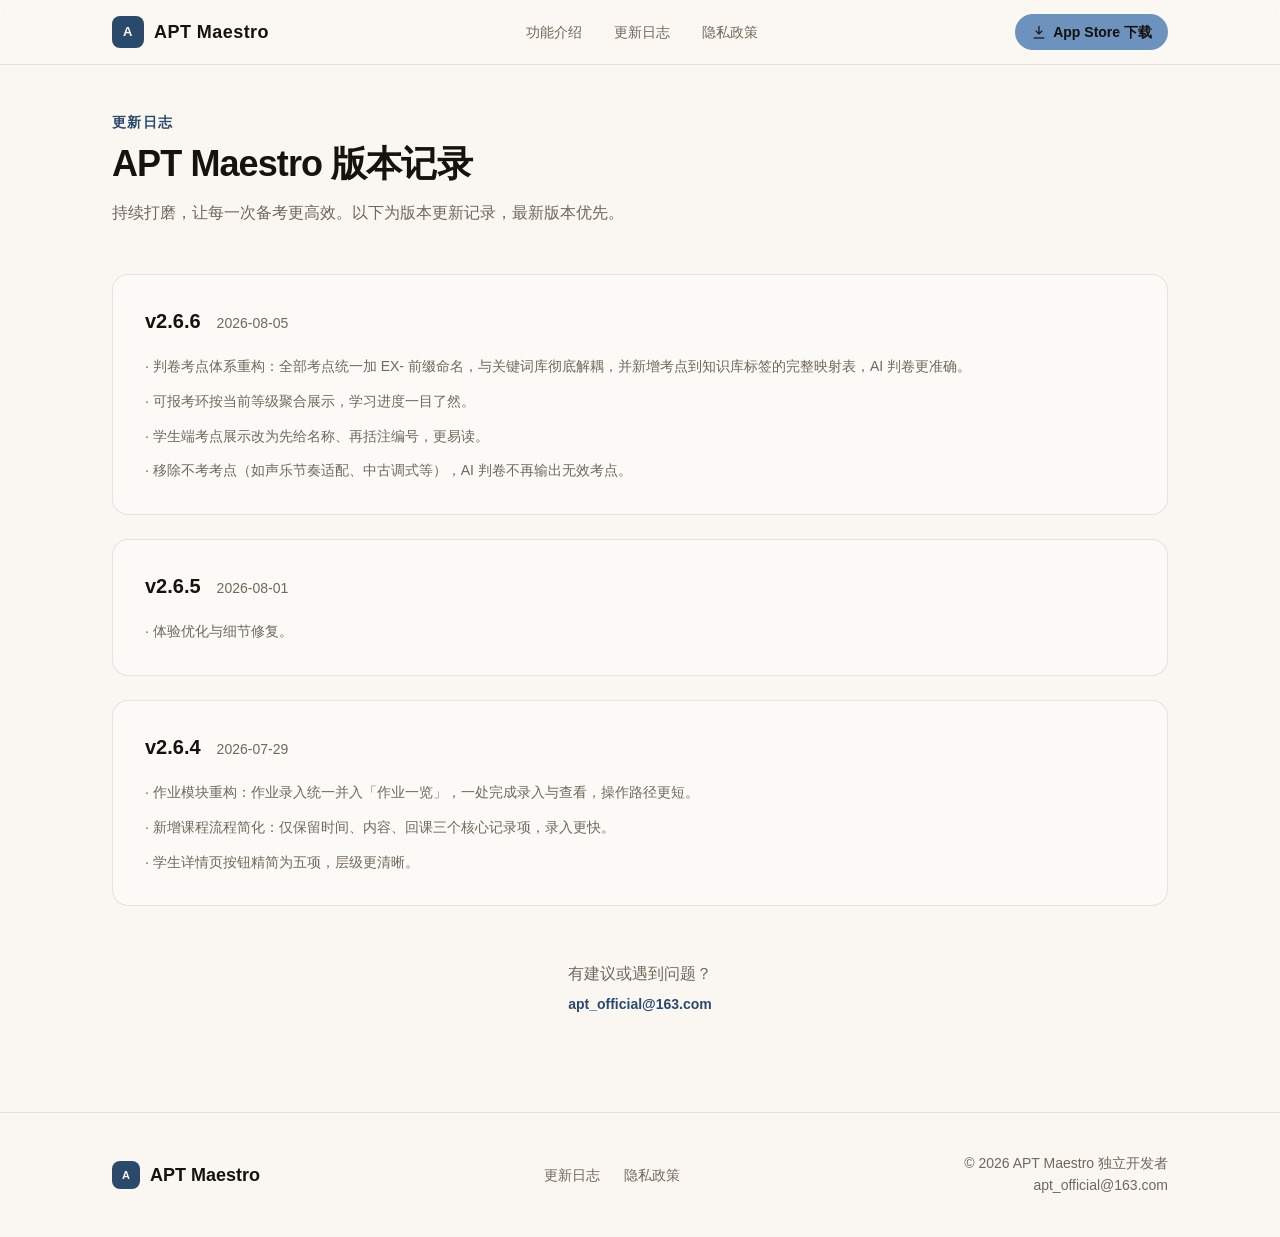
<file: changelog.html>
<!DOCTYPE html>
<html lang="zh-CN">
<head>
  <meta charset="UTF-8">
  <meta name="viewport" content="width=device-width, initial-scale=1.0">

  <!-- ============ SEO ============ -->
  <title>更新日志 · APT Maestro — 英皇乐理考试学生管理系统</title>
  <meta name="description" content="APT Maestro 版本更新记录：了解最新功能、改进与修复。">
  <meta name="robots" content="index, follow">
  <link rel="canonical" href="https://jiushiwoshawn.github.io/changelog.html">

  <!-- ============ Open Graph ============ -->
  <meta property="og:type" content="website">
  <meta property="og:site_name" content="APT Maestro">
  <meta property="og:title" content="更新日志 · APT Maestro">
  <meta property="og:description" content="APT Maestro 版本更新记录。">
  <meta property="og:url" content="https://jiushiwoshawn.github.io/changelog.html">
  <meta property="og:image" content="https://jiushiwoshawn.github.io/assets/og-cover.png">
  <meta property="og:locale" content="zh_CN">

  <meta name="theme-color" content="#13110D">

  <!-- ============ 样式与图标 ============ -->
  <link rel="stylesheet" href="css/tailwind.css">
  <!-- Favicon：SVG 自适应深浅模式，ICO/PNG 作为回退 -->
  <link rel="icon" type="image/svg+xml" href="assets/favicon.svg">
  <link rel="alternate icon" type="image/x-icon" href="assets/favicon.ico">
  <link rel="apple-touch-icon" href="assets/apple-touch-icon.png">
</head>

<body class="antialiased">

<!-- 顶部滚动进度条 -->
<div class="scroll-progress fixed top-0 left-0 h-[2px] w-0 z-[60] bg-accent" aria-hidden="true"></div>

<!-- ============ 全局导航（子页面默认直接进入滚动态主题色） ============ -->
<header class="site-nav fixed top-0 left-0 right-0 z-50 is-scrolled">
  <nav class="max-w-site mx-auto flex items-center justify-between px-5 sm:px-8 h-16" aria-label="主导航">
    <a href="index.html" class="flex items-center gap-2.5 font-bold text-lg tracking-wide nav-text">
      <span class="w-8 h-8 rounded-lg bg-accent flex items-center justify-center text-[13px] font-bold text-page">A</span>
      APT Maestro
    </a>

    <ul class="hidden md:flex items-center gap-8">
      <li><a href="index.html#features" class="nav-link nav-link-hero">功能介绍</a></li>
      <li><a href="changelog.html" class="nav-link nav-link-hero" aria-current="page">更新日志</a></li>
      <li><a href="privacy.html" class="nav-link nav-link-hero">隐私政策</a></li>
    </ul>

    <div class="flex items-center gap-2 sm:gap-3">
      <!-- TODO: 替换 #appstore 为 App Store 真实链接 -->
      <a href="#appstore" class="btn btn-hero-primary h-9 px-3 sm:px-4 text-sm gap-1.5" rel="noopener" aria-label="App Store 下载">
        <svg viewBox="0 0 24 24" fill="none" stroke="currentColor" stroke-width="1.8" class="w-4 h-4" aria-hidden="true"><path d="M12 3v12"/><path d="M7 10l5 5 5-5"/><path d="M4 21h16"/></svg>
        <span class="hidden sm:inline">App Store 下载</span>
      </a>
      <button class="nav-burger md:hidden p-2 nav-text" aria-label="打开菜单" aria-expanded="false">
        <svg viewBox="0 0 24 24" fill="none" stroke="currentColor" stroke-width="1.6" class="w-6 h-6" aria-hidden="true"><path d="M4 7h16"/><path d="M4 12h16"/><path d="M4 17h16"/></svg>
      </button>
    </div>
  </nav>
</header>

<!-- 移动端抽屉 -->
<div class="nav-drawer-mask fixed inset-0 bg-black/50 z-[55] opacity-0 pointer-events-none transition-opacity duration-300" aria-hidden="true"></div>
<div class="nav-drawer fixed top-0 right-0 h-full w-[280px] z-[56] bg-surface shadow-2xl translate-x-full transition-transform duration-300 md:hidden p-6 pt-20">
  <ul class="flex flex-col gap-6">
    <li><a href="index.html#features" class="text-lg font-medium text-ink">功能介绍</a></li>
    <li><a href="changelog.html" class="text-lg font-medium text-ink">更新日志</a></li>
    <li><a href="privacy.html" class="text-lg font-medium text-ink">隐私政策</a></li>
  </ul>
  <!-- TODO: 替换 #appstore 为 App Store 真实链接 -->
  <a href="#appstore" class="btn btn-primary w-full h-11 mt-8" rel="noopener">App Store 下载</a>
</div>

<main class="pt-28 pb-24">
  <div class="max-w-site mx-auto px-5 sm:px-8">

    <!-- 页头 -->
    <header class="reveal max-w-2xl">
      <p class="text-sm font-semibold tracking-widest text-accent">更新日志</p>
      <h1 class="mt-3 text-3xl sm:text-4xl font-bold tracking-tight">APT Maestro 版本记录</h1>
      <p class="mt-4 text-muted leading-relaxed">持续打磨，让每一次备考更高效。以下为版本更新记录，最新版本优先。</p>
    </header>

    <!-- ============================================================
         版本记录列表
         ------------------------------------------------------------
         【如何更新本页面】
         每次发布新版本后，在列表最上方（v2.6.6 之前）插入一个新的
         <article> 版本块，复制下方模板并替换内容即可：

         <article class="card reveal p-8">
           <div class="flex flex-wrap items-baseline gap-x-4 gap-y-1">
             <h2 class="text-xl font-bold">v2.6.7</h2>
             <time class="text-sm text-muted">2026-08-20</time>
           </div>
           <ul class="mt-5 space-y-3 text-sm text-muted leading-relaxed">
             <li>· 新增：……</li>
             <li>· 改进：……</li>
             <li>· 修复：……</li>
           </ul>
         </article>
         ============================================================ -->

    <div class="mt-12 space-y-6">

      <!-- v2.6.6 -->
      <article class="card reveal p-8">
        <div class="flex flex-wrap items-baseline gap-x-4 gap-y-1">
          <h2 class="text-xl font-bold">v2.6.6</h2>
          <time class="text-sm text-muted">2026-08-05</time>
        </div>
        <ul class="mt-5 space-y-3 text-sm text-muted leading-relaxed">
          <li>· 判卷考点体系重构：全部考点统一加 EX- 前缀命名，与关键词库彻底解耦，并新增考点到知识库标签的完整映射表，AI 判卷更准确。</li>
          <li>· 可报考环按当前等级聚合展示，学习进度一目了然。</li>
          <li>· 学生端考点展示改为先给名称、再括注编号，更易读。</li>
          <li>· 移除不考考点（如声乐节奏适配、中古调式等），AI 判卷不再输出无效考点。</li>
        </ul>
      </article>

      <!-- v2.6.5 -->
      <article class="card reveal p-8">
        <div class="flex flex-wrap items-baseline gap-x-4 gap-y-1">
          <h2 class="text-xl font-bold">v2.6.5</h2>
          <time class="text-sm text-muted">2026-08-01</time>
        </div>
        <ul class="mt-5 space-y-3 text-sm text-muted leading-relaxed">
          <li>· 体验优化与细节修复。</li>
        </ul>
      </article>

      <!-- v2.6.4 -->
      <article class="card reveal p-8">
        <div class="flex flex-wrap items-baseline gap-x-4 gap-y-1">
          <h2 class="text-xl font-bold">v2.6.4</h2>
          <time class="text-sm text-muted">2026-07-29</time>
        </div>
        <ul class="mt-5 space-y-3 text-sm text-muted leading-relaxed">
          <li>· 作业模块重构：作业录入统一并入「作业一览」，一处完成录入与查看，操作路径更短。</li>
          <li>· 新增课程流程简化：仅保留时间、内容、回课三个核心记录项，录入更快。</li>
          <li>· 学生详情页按钮精简为五项，层级更清晰。</li>
        </ul>
      </article>

      <!-- 早期版本占位（如需补充更早历史，复制上方模板在此追加） -->
      <!-- <article class="card reveal p-8">…更早版本…</article> -->

    </div>

    <!-- 反馈入口 -->
    <div class="reveal mt-14 text-center">
      <p class="text-muted">有建议或遇到问题？</p>
      <a href="mailto:apt_official@163.com" class="mt-2 inline-block text-sm font-semibold text-accent hover:underline">apt_official@163.com</a>
    </div>

  </div>
</main>

<!-- ============ 页脚 ============ -->
<footer class="border-t border-line py-10">
  <div class="max-w-site mx-auto px-5 sm:px-8 flex flex-col sm:flex-row items-center justify-between gap-5">
    <div class="flex items-center gap-2.5 font-bold text-lg">
      <span class="w-7 h-7 rounded-lg bg-accent flex items-center justify-center text-[11px] font-bold text-page">A</span>
      APT Maestro
    </div>
    <ul class="flex items-center gap-6 text-sm">
      <li><a href="changelog.html" class="nav-link">更新日志</a></li>
      <li><a href="privacy.html" class="nav-link">隐私政策</a></li>
    </ul>
    <div class="text-center sm:text-right">
      <p class="text-sm text-muted">© <span data-year>2026</span> APT Maestro 独立开发者</p>
      <a href="mailto:apt_official@163.com" class="text-sm text-muted hover:text-accent transition-colors">apt_official@163.com</a>
    </div>
  </div>
</footer>

<!-- 回到顶部按钮 -->
<button class="scroll-top" aria-label="回到顶部" type="button">
  <svg viewBox="0 0 24 24" fill="none" stroke="currentColor" stroke-width="2" class="w-5 h-5" aria-hidden="true"><path d="M12 19V5"/><path d="M5 12l7-7 7 7"/></svg>
</button>

<script src="js/main.js"></script>
</body>
</html>
</file>
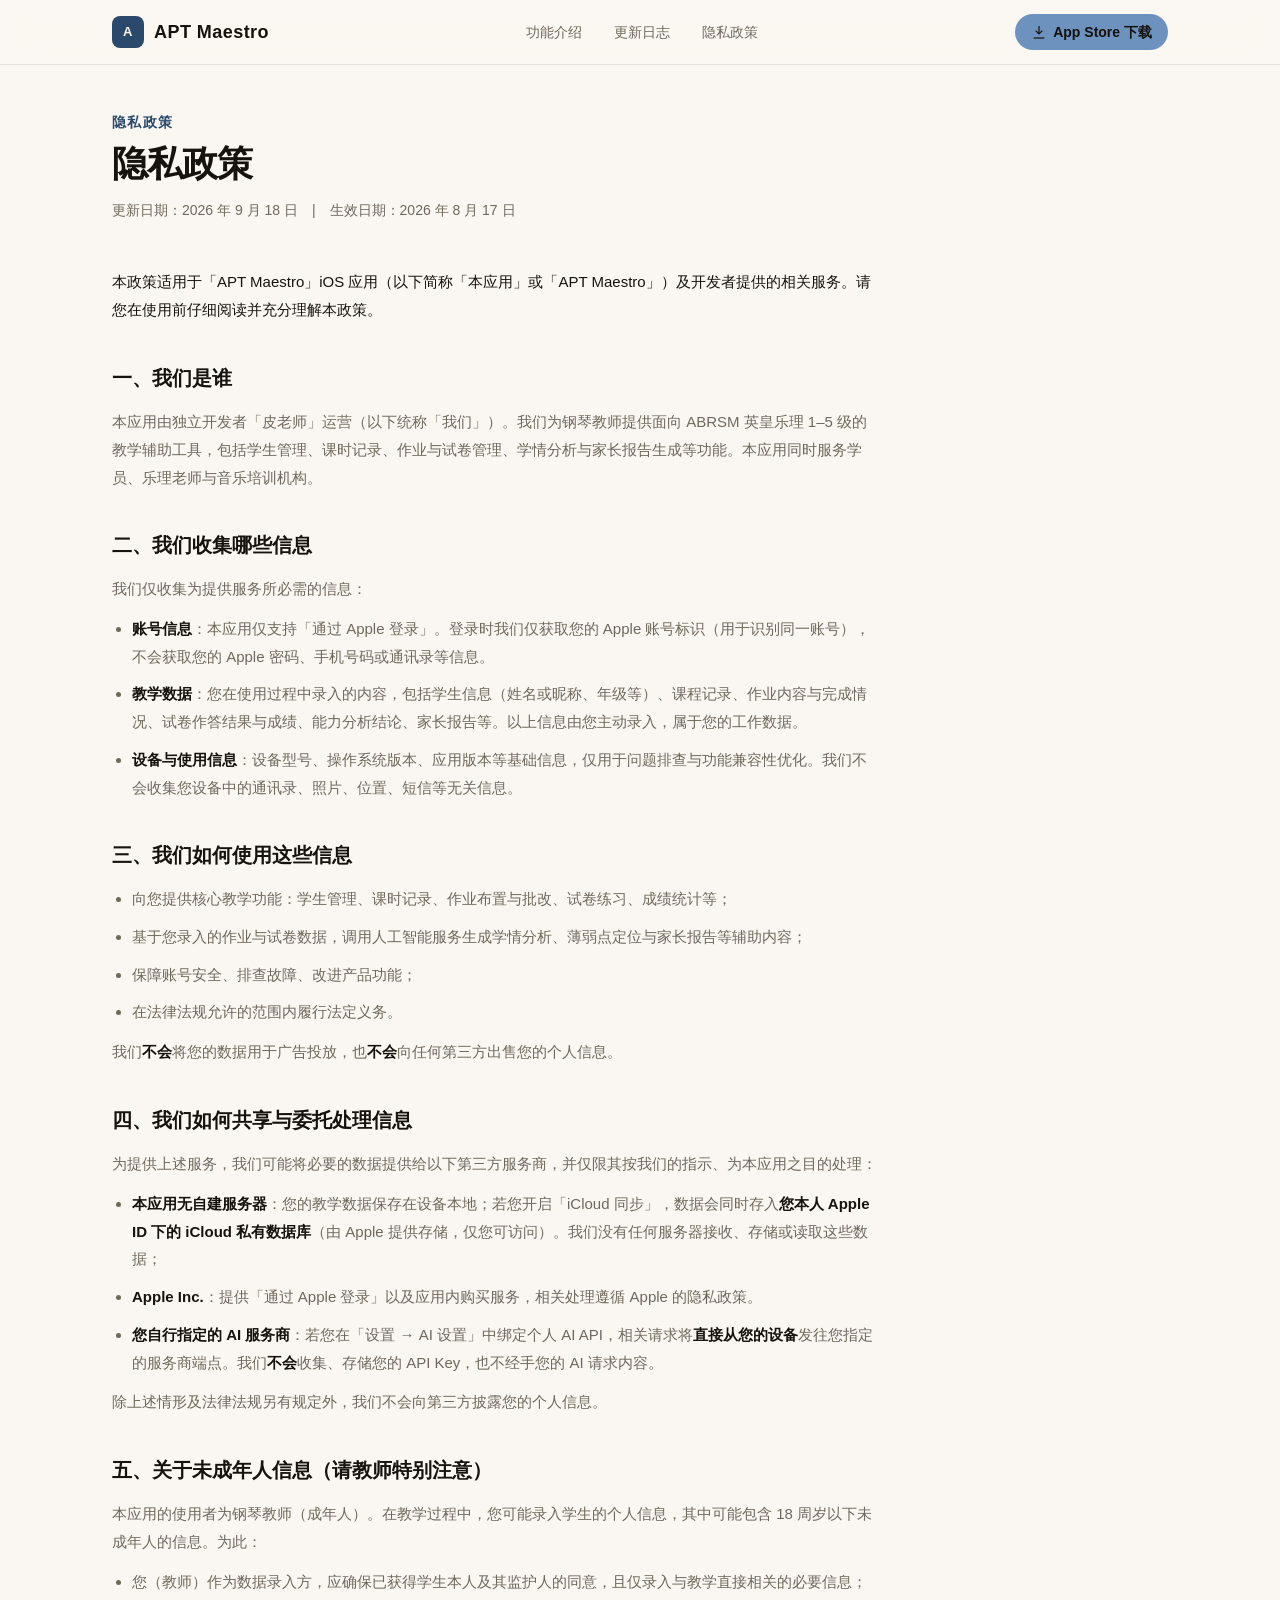
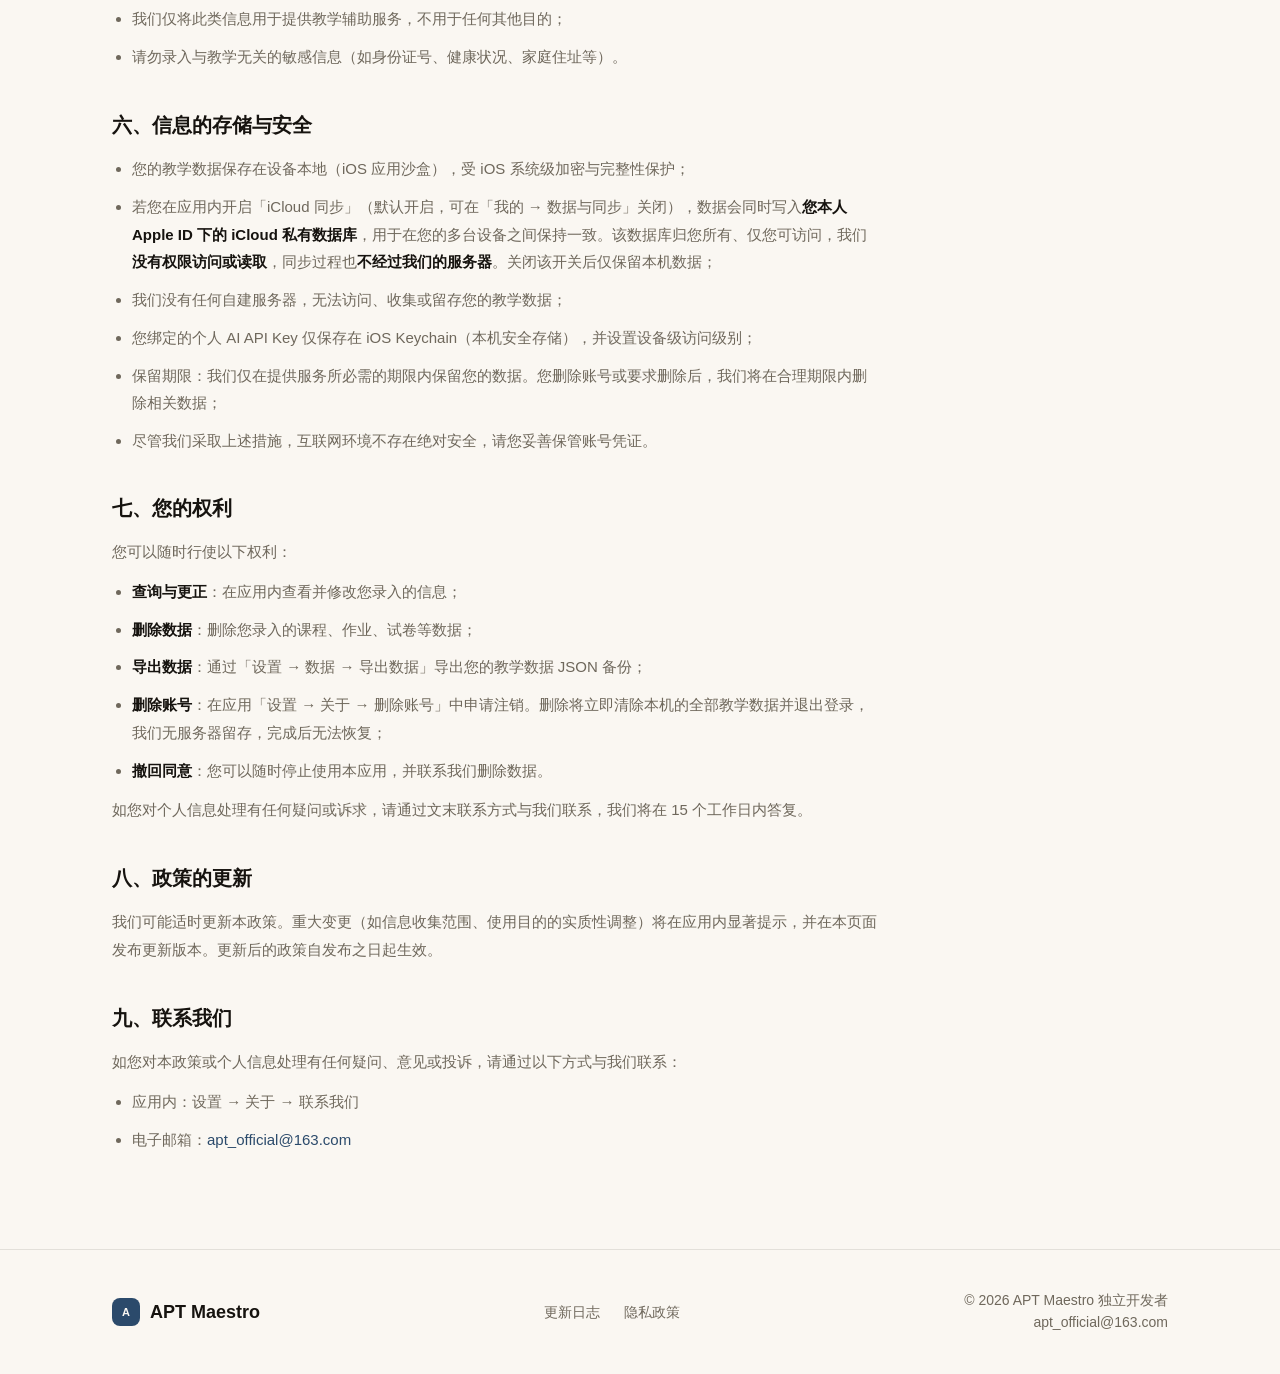
<file: privacy.html>
<!DOCTYPE html>
<html lang="zh-CN">
<head>
  <meta charset="UTF-8">
  <meta name="viewport" content="width=device-width, initial-scale=1.0">

  <!-- ============ SEO ============ -->
  <title>隐私政策 · APT Maestro — 英皇乐理G1-5教师工作台</title>
  <meta name="description" content="APT Maestro 隐私政策：我们如何收集、使用、存储与保护你的个人信息。更新日期 2026-09-18。">
  <meta name="robots" content="index, follow">
  <link rel="canonical" href="https://jiushiwoshawn.github.io/privacy.html">

  <!-- ============ Open Graph ============ -->
  <meta property="og:type" content="website">
  <meta property="og:site_name" content="APT Maestro">
  <meta property="og:title" content="隐私政策 · APT Maestro">
  <meta property="og:description" content="APT Maestro 隐私政策：如何收集、使用、存储与保护你的个人信息。">
  <meta property="og:url" content="https://jiushiwoshawn.github.io/privacy.html">
  <meta property="og:image" content="https://jiushiwoshawn.github.io/assets/og-cover.png">
  <meta property="og:locale" content="zh_CN">

  <meta name="theme-color" content="#13110D">

  <!-- ============ 样式与图标 ============ -->
  <link rel="stylesheet" href="css/tailwind.css">
  <!-- Favicon：SVG 自适应深浅模式，ICO/PNG 作为回退 -->
  <link rel="icon" type="image/svg+xml" href="assets/favicon.svg">
  <link rel="alternate icon" type="image/x-icon" href="assets/favicon.ico">
  <link rel="apple-touch-icon" href="assets/apple-touch-icon.png">
</head>

<body class="antialiased">

<!-- 顶部滚动进度条 -->
<div class="scroll-progress fixed top-0 left-0 h-[2px] w-0 z-[60] bg-accent" aria-hidden="true"></div>

<!-- ============ 全局导航 ============ -->
<header class="site-nav fixed top-0 left-0 right-0 z-50 is-scrolled">
  <nav class="max-w-site mx-auto flex items-center justify-between px-5 sm:px-8 h-16" aria-label="主导航">
    <a href="index.html" class="flex items-center gap-2.5 font-bold text-lg tracking-wide nav-text">
      <span class="w-8 h-8 rounded-lg bg-accent flex items-center justify-center text-[13px] font-bold text-page">A</span>
      APT Maestro
    </a>

    <ul class="hidden md:flex items-center gap-8">
      <li><a href="index.html#features" class="nav-link nav-link-hero">功能介绍</a></li>
      <li><a href="changelog.html" class="nav-link nav-link-hero">更新日志</a></li>
      <li><a href="privacy.html" class="nav-link nav-link-hero" aria-current="page">隐私政策</a></li>
    </ul>

    <div class="flex items-center gap-2 sm:gap-3">
      <!-- TODO: 替换 #appstore 为 App Store 真实链接 -->
      <a href="#appstore" class="btn btn-hero-primary h-9 px-3 sm:px-4 text-sm gap-1.5" rel="noopener" aria-label="App Store 下载">
        <svg viewBox="0 0 24 24" fill="none" stroke="currentColor" stroke-width="1.8" class="w-4 h-4" aria-hidden="true"><path d="M12 3v12"/><path d="M7 10l5 5 5-5"/><path d="M4 21h16"/></svg>
        <span class="hidden sm:inline">App Store 下载</span>
      </a>
      <button class="nav-burger md:hidden p-2 nav-text" aria-label="打开菜单" aria-expanded="false">
        <svg viewBox="0 0 24 24" fill="none" stroke="currentColor" stroke-width="1.6" class="w-6 h-6" aria-hidden="true"><path d="M4 7h16"/><path d="M4 12h16"/><path d="M4 17h16"/></svg>
      </button>
    </div>
  </nav>
</header>

<!-- 移动端抽屉 -->
<div class="nav-drawer-mask fixed inset-0 bg-black/50 z-[55] opacity-0 pointer-events-none transition-opacity duration-300" aria-hidden="true"></div>
<div class="nav-drawer fixed top-0 right-0 h-full w-[280px] z-[56] bg-surface shadow-2xl translate-x-full transition-transform duration-300 md:hidden p-6 pt-20">
  <ul class="flex flex-col gap-6">
    <li><a href="index.html#features" class="text-lg font-medium text-ink">功能介绍</a></li>
    <li><a href="changelog.html" class="text-lg font-medium text-ink">更新日志</a></li>
    <li><a href="privacy.html" class="text-lg font-medium text-ink">隐私政策</a></li>
  </ul>
  <!-- TODO: 替换 #appstore 为 App Store 真实链接 -->
  <a href="#appstore" class="btn btn-primary w-full h-11 mt-8" rel="noopener">App Store 下载</a>
</div>

<main class="pt-28 pb-24">
  <div class="max-w-site mx-auto px-5 sm:px-8">

    <!-- 页头 -->
    <header class="reveal max-w-3xl">
      <p class="text-sm font-semibold tracking-widest text-accent">隐私政策</p>
      <h1 class="mt-3 text-3xl sm:text-4xl font-bold tracking-tight">隐私政策</h1>
      <p class="mt-4 text-sm text-muted">更新日期：2026 年 9 月 18 日　|　生效日期：2026 年 8 月 17 日</p>
    </header>

    <!-- ============================================================
         政策正文（满足 App Store 上架要求）
         如需修改：直接编辑下方各 <section> 中的文本内容即可。
         ============================================================ -->
    <div class="mt-12 max-w-3xl space-y-10 text-[15px] leading-[1.85] text-muted">

      <section class="reveal">
        <p class="text-ink">本政策适用于「APT Maestro」iOS 应用（以下简称「本应用」或「APT Maestro」）及开发者提供的相关服务。请您在使用前仔细阅读并充分理解本政策。</p>
      </section>

      <section class="reveal">
        <h2 class="text-xl font-semibold text-ink mb-4">一、我们是谁</h2>
        <p>本应用由独立开发者「皮老师」运营（以下统称「我们」）。我们为钢琴教师提供面向 ABRSM 英皇乐理 1–5 级的教学辅助工具，包括学生管理、课时记录、作业与试卷管理、学情分析与家长报告生成等功能。本应用同时服务学员、乐理老师与音乐培训机构。</p>
      </section>

      <section class="reveal">
        <h2 class="text-xl font-semibold text-ink mb-4">二、我们收集哪些信息</h2>
        <p>我们仅收集为提供服务所必需的信息：</p>
        <ul class="mt-3 space-y-2.5 list-disc pl-5">
          <li><strong class="text-ink">账号信息</strong>：本应用仅支持「通过 Apple 登录」。登录时我们仅获取您的 Apple 账号标识（用于识别同一账号），不会获取您的 Apple 密码、手机号码或通讯录等信息。</li>
          <li><strong class="text-ink">教学数据</strong>：您在使用过程中录入的内容，包括学生信息（姓名或昵称、年级等）、课程记录、作业内容与完成情况、试卷作答结果与成绩、能力分析结论、家长报告等。以上信息由您主动录入，属于您的工作数据。</li>
          <li><strong class="text-ink">设备与使用信息</strong>：设备型号、操作系统版本、应用版本等基础信息，仅用于问题排查与功能兼容性优化。我们不会收集您设备中的通讯录、照片、位置、短信等无关信息。</li>
        </ul>
      </section>

      <section class="reveal">
        <h2 class="text-xl font-semibold text-ink mb-4">三、我们如何使用这些信息</h2>
        <ul class="space-y-2.5 list-disc pl-5">
          <li>向您提供核心教学功能：学生管理、课时记录、作业布置与批改、试卷练习、成绩统计等；</li>
          <li>基于您录入的作业与试卷数据，调用人工智能服务生成学情分析、薄弱点定位与家长报告等辅助内容；</li>
          <li>保障账号安全、排查故障、改进产品功能；</li>
          <li>在法律法规允许的范围内履行法定义务。</li>
        </ul>
        <p class="mt-3">我们<strong class="text-ink">不会</strong>将您的数据用于广告投放，也<strong class="text-ink">不会</strong>向任何第三方出售您的个人信息。</p>
      </section>

      <section class="reveal">
        <h2 class="text-xl font-semibold text-ink mb-4">四、我们如何共享与委托处理信息</h2>
        <p>为提供上述服务，我们可能将必要的数据提供给以下第三方服务商，并仅限其按我们的指示、为本应用之目的处理：</p>
        <ul class="mt-3 space-y-2.5 list-disc pl-5">
          <li><strong class="text-ink">本应用无自建服务器</strong>：您的教学数据保存在设备本地；若您开启「iCloud 同步」，数据会同时存入<strong class="text-ink">您本人 Apple ID 下的 iCloud 私有数据库</strong>（由 Apple 提供存储，仅您可访问）。我们没有任何服务器接收、存储或读取这些数据；</li>
          <li><strong class="text-ink">Apple Inc.</strong>：提供「通过 Apple 登录」以及应用内购买服务，相关处理遵循 Apple 的隐私政策。</li>
          <li><strong class="text-ink">您自行指定的 AI 服务商</strong>：若您在「设置 → AI 设置」中绑定个人 AI API，相关请求将<strong class="text-ink">直接从您的设备</strong>发往您指定的服务商端点。我们<strong class="text-ink">不会</strong>收集、存储您的 API Key，也不经手您的 AI 请求内容。</li>
        </ul>
        <p class="mt-3">除上述情形及法律法规另有规定外，我们不会向第三方披露您的个人信息。</p>
      </section>

      <section class="reveal">
        <h2 class="text-xl font-semibold text-ink mb-4">五、关于未成年人信息（请教师特别注意）</h2>
        <p>本应用的使用者为钢琴教师（成年人）。在教学过程中，您可能录入学生的个人信息，其中可能包含 18 周岁以下未成年人的信息。为此：</p>
        <ul class="mt-3 space-y-2.5 list-disc pl-5">
          <li>您（教师）作为数据录入方，应确保已获得学生本人及其监护人的同意，且仅录入与教学直接相关的必要信息；</li>
          <li>我们仅将此类信息用于提供教学辅助服务，不用于任何其他目的；</li>
          <li>请勿录入与教学无关的敏感信息（如身份证号、健康状况、家庭住址等）。</li>
        </ul>
      </section>

      <section class="reveal">
        <h2 class="text-xl font-semibold text-ink mb-4">六、信息的存储与安全</h2>
        <ul class="space-y-2.5 list-disc pl-5">
          <li>您的教学数据保存在设备本地（iOS 应用沙盒），受 iOS 系统级加密与完整性保护；</li>
          <li>若您在应用内开启「iCloud 同步」（默认开启，可在「我的 → 数据与同步」关闭），数据会同时写入<strong class="text-ink">您本人 Apple ID 下的 iCloud 私有数据库</strong>，用于在您的多台设备之间保持一致。该数据库归您所有、仅您可访问，我们<strong class="text-ink">没有权限访问或读取</strong>，同步过程也<strong class="text-ink">不经过我们的服务器</strong>。关闭该开关后仅保留本机数据；</li>
          <li>我们没有任何自建服务器，无法访问、收集或留存您的教学数据；</li>
          <li>您绑定的个人 AI API Key 仅保存在 iOS Keychain（本机安全存储），并设置设备级访问级别；</li>
          <li>保留期限：我们仅在提供服务所必需的期限内保留您的数据。您删除账号或要求删除后，我们将在合理期限内删除相关数据；</li>
          <li>尽管我们采取上述措施，互联网环境不存在绝对安全，请您妥善保管账号凭证。</li>
        </ul>
      </section>

      <section class="reveal">
        <h2 class="text-xl font-semibold text-ink mb-4">七、您的权利</h2>
        <p>您可以随时行使以下权利：</p>
        <ul class="mt-3 space-y-2.5 list-disc pl-5">
          <li><strong class="text-ink">查询与更正</strong>：在应用内查看并修改您录入的信息；</li>
          <li><strong class="text-ink">删除数据</strong>：删除您录入的课程、作业、试卷等数据；</li>
          <li><strong class="text-ink">导出数据</strong>：通过「设置 → 数据 → 导出数据」导出您的教学数据 JSON 备份；</li>
          <li><strong class="text-ink">删除账号</strong>：在应用「设置 → 关于 → 删除账号」中申请注销。删除将立即清除本机的全部教学数据并退出登录，我们无服务器留存，完成后无法恢复；</li>
          <li><strong class="text-ink">撤回同意</strong>：您可以随时停止使用本应用，并联系我们删除数据。</li>
        </ul>
        <p class="mt-3">如您对个人信息处理有任何疑问或诉求，请通过文末联系方式与我们联系，我们将在 15 个工作日内答复。</p>
      </section>

      <section class="reveal">
        <h2 class="text-xl font-semibold text-ink mb-4">八、政策的更新</h2>
        <p>我们可能适时更新本政策。重大变更（如信息收集范围、使用目的的实质性调整）将在应用内显著提示，并在本页面发布更新版本。更新后的政策自发布之日起生效。</p>
      </section>

      <section class="reveal">
        <h2 class="text-xl font-semibold text-ink mb-4">九、联系我们</h2>
        <p>如您对本政策或个人信息处理有任何疑问、意见或投诉，请通过以下方式与我们联系：</p>
        <ul class="mt-3 space-y-2.5 list-disc pl-5">
          <li>应用内：设置 → 关于 → 联系我们</li>
          <li>电子邮箱：<a href="mailto:apt_official@163.com" class="text-accent hover:underline">apt_official@163.com</a></li>
        </ul>
      </section>

    </div>
  </div>
</main>

<!-- ============ 页脚 ============ -->
<footer class="border-t border-line py-10">
  <div class="max-w-site mx-auto px-5 sm:px-8 flex flex-col sm:flex-row items-center justify-between gap-5">
    <div class="flex items-center gap-2.5 font-bold text-lg">
      <span class="w-7 h-7 rounded-lg bg-accent flex items-center justify-center text-[11px] font-bold text-page">A</span>
      APT Maestro
    </div>
    <ul class="flex items-center gap-6 text-sm">
      <li><a href="changelog.html" class="nav-link">更新日志</a></li>
      <li><a href="privacy.html" class="nav-link">隐私政策</a></li>
    </ul>
    <div class="text-center sm:text-right">
      <p class="text-sm text-muted">© <span data-year>2026</span> APT Maestro 独立开发者</p>
      <a href="mailto:apt_official@163.com" class="text-sm text-muted hover:text-accent transition-colors">apt_official@163.com</a>
    </div>
  </div>
</footer>

<!-- 回到顶部按钮 -->
<button class="scroll-top" aria-label="回到顶部" type="button">
  <svg viewBox="0 0 24 24" fill="none" stroke="currentColor" stroke-width="2" class="w-5 h-5" aria-hidden="true"><path d="M12 19V5"/><path d="M5 12l7-7 7 7"/></svg>
</button>

<script src="js/main.js"></script>
</body>
</html>
</file>
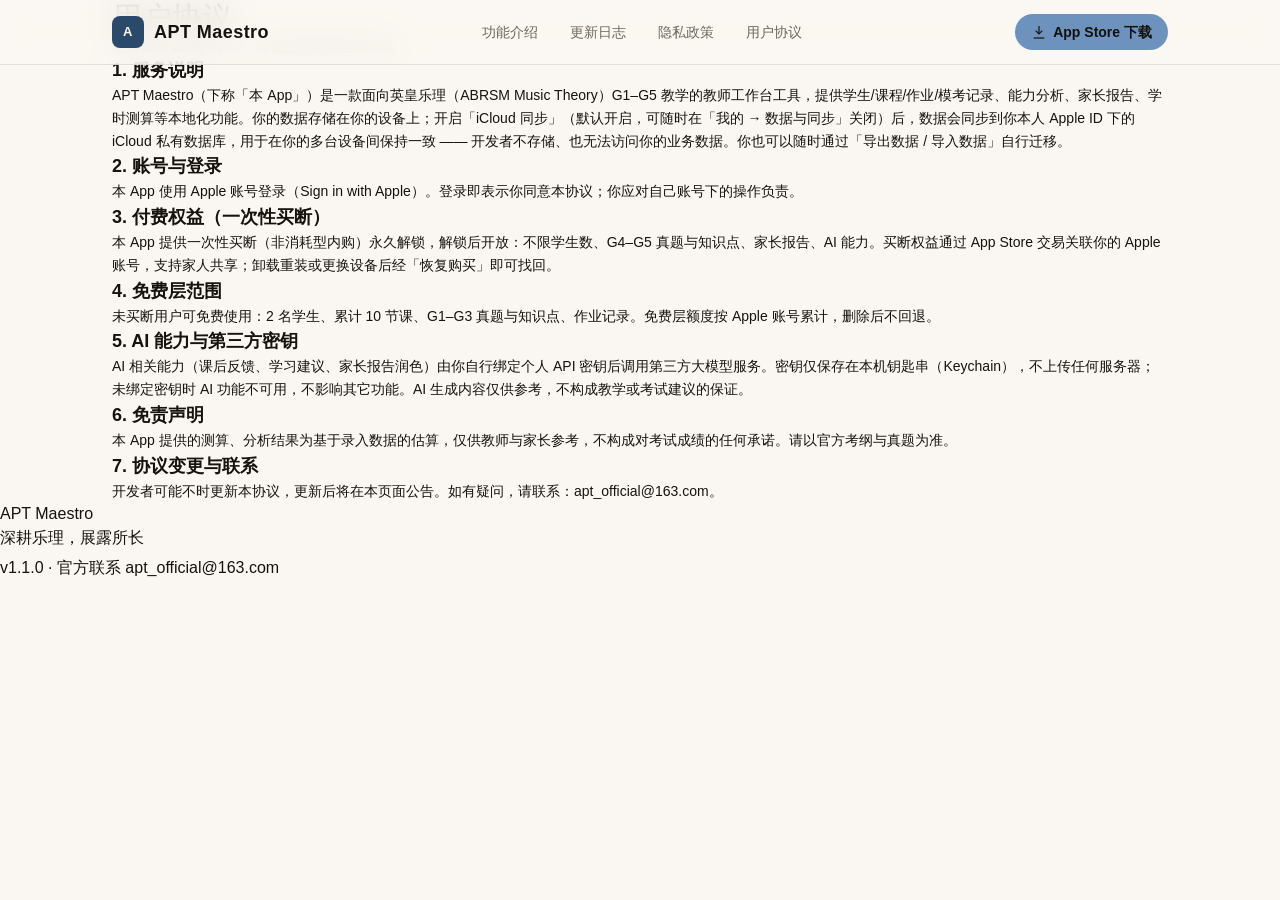
<file: terms.html>
<!DOCTYPE html>
<html lang="zh-CN">
<head>
  <meta charset="UTF-8">
  <meta name="viewport" content="width=device-width, initial-scale=1.0">
  <title>用户协议 · APT Maestro — 英皇乐理G1-5教师工作台</title>
  <meta name="description" content="APT Maestro 用户协议：服务说明、买断权益、免费层范围、AI 能力与免责声明。更新日期 2026-09-18。">
  <meta name="robots" content="index, follow">
  <link rel="canonical" href="https://jiushiwoshawn.github.io/terms.html">
  <meta name="theme-color" content="#13110D">
  <link rel="stylesheet" href="css/tailwind.css">
  <link rel="icon" type="image/svg+xml" href="assets/favicon.svg">
  <link rel="alternate icon" type="image/x-icon" href="assets/favicon.ico">
  <link rel="apple-touch-icon" href="assets/apple-touch-icon.png">
</head>

<body class="antialiased">

<div class="scroll-progress fixed top-0 left-0 h-[2px] w-0 z-[60] bg-accent" aria-hidden="true"></div>

<header class="site-nav fixed top-0 left-0 right-0 z-50 is-scrolled">
  <nav class="max-w-site mx-auto flex items-center justify-between px-5 sm:px-8 h-16" aria-label="主导航">
    <a href="index.html" class="flex items-center gap-2.5 font-bold text-lg tracking-wide nav-text">
      <span class="w-8 h-8 rounded-lg bg-accent flex items-center justify-center text-[13px] font-bold text-page">A</span>
      APT Maestro
    </a>
    <ul class="hidden md:flex items-center gap-8">
      <li><a href="index.html#features" class="nav-link nav-link-hero">功能介绍</a></li>
      <li><a href="changelog.html" class="nav-link nav-link-hero">更新日志</a></li>
      <li><a href="privacy.html" class="nav-link nav-link-hero">隐私政策</a></li>
      <li><a href="terms.html" class="nav-link nav-link-hero" aria-current="page">用户协议</a></li>
    </ul>
    <div class="flex items-center gap-2 sm:gap-3">
      <!-- TODO: 替换 #appstore 为 App Store 真实链接 -->
      <a href="#appstore" class="btn btn-hero-primary h-9 px-3 sm:px-4 text-sm gap-1.5" rel="noopener" aria-label="App Store 下载">
        <svg viewBox="0 0 24 24" fill="none" stroke="currentColor" stroke-width="1.8" class="w-4 h-4" aria-hidden="true"><path d="M12 3v12"/><path d="M7 10l5 5 5-5"/><path d="M4 21h16"/></svg>
        <span class="hidden sm:inline">App Store 下载</span>
      </a>
      <button class="nav-burger md:hidden p-2 nav-text" aria-label="打开菜单" aria-expanded="false">
        <svg viewBox="0 0 24 24" fill="none" stroke="currentColor" stroke-width="1.6" class="w-6 h-6" aria-hidden="true"><path d="M4 7h16"/><path d="M4 12h16"/><path d="M4 17h16"/></svg>
      </button>
    </div>
  </nav>
</header>

<main class="pt-24 pb-16 max-w-site mx-auto px-5 sm:px-8">
  <h1 class="text-3xl font-black mb-2">用户协议</h1>
  <p class="text-sm opacity-60 mb-10">更新日期 2026-09-18 · 请在使用前阅读本协议</p>

  <section class="space-y-8 text-sm leading-relaxed opacity-90">
    <div>
      <h2 class="text-lg font-bold mb-2">1. 服务说明</h2>
      <p>APT Maestro（下称「本 App」）是一款面向英皇乐理（ABRSM Music Theory）G1–G5 教学的教师工作台工具，提供学生/课程/作业/模考记录、能力分析、家长报告、学时测算等本地化功能。你的数据存储在你的设备上；开启「iCloud 同步」（默认开启，可随时在「我的 → 数据与同步」关闭）后，数据会同步到你本人 Apple ID 下的 iCloud 私有数据库，用于在你的多台设备间保持一致 —— 开发者不存储、也无法访问你的业务数据。你也可以随时通过「导出数据 / 导入数据」自行迁移。</p>
    </div>
    <div>
      <h2 class="text-lg font-bold mb-2">2. 账号与登录</h2>
      <p>本 App 使用 Apple 账号登录（Sign in with Apple）。登录即表示你同意本协议；你应对自己账号下的操作负责。</p>
    </div>
    <div>
      <h2 class="text-lg font-bold mb-2">3. 付费权益（一次性买断）</h2>
      <p>本 App 提供一次性买断（非消耗型内购）永久解锁，解锁后开放：不限学生数、G4–G5 真题与知识点、家长报告、AI 能力。买断权益通过 App Store 交易关联你的 Apple 账号，支持家人共享；卸载重装或更换设备后经「恢复购买」即可找回。</p>
    </div>
    <div>
      <h2 class="text-lg font-bold mb-2">4. 免费层范围</h2>
      <p>未买断用户可免费使用：2 名学生、累计 10 节课、G1–G3 真题与知识点、作业记录。免费层额度按 Apple 账号累计，删除后不回退。</p>
    </div>
    <div>
      <h2 class="text-lg font-bold mb-2">5. AI 能力与第三方密钥</h2>
      <p>AI 相关能力（课后反馈、学习建议、家长报告润色）由你自行绑定个人 API 密钥后调用第三方大模型服务。密钥仅保存在本机钥匙串（Keychain），不上传任何服务器；未绑定密钥时 AI 功能不可用，不影响其它功能。AI 生成内容仅供参考，不构成教学或考试建议的保证。</p>
    </div>
    <div>
      <h2 class="text-lg font-bold mb-2">6. 免责声明</h2>
      <p>本 App 提供的测算、分析结果为基于录入数据的估算，仅供教师与家长参考，不构成对考试成绩的任何承诺。请以官方考纲与真题为准。</p>
    </div>
    <div>
      <h2 class="text-lg font-bold mb-2">7. 协议变更与联系</h2>
      <p>开发者可能不时更新本协议，更新后将在本页面公告。如有疑问，请联系：apt_official@163.com。</p>
    </div>
  </section>
</main>

<div class="footer">
  <div class="brand-mini">APT Maestro</div>
  <div>深耕乐理，展露所长</div>
  <div style="margin-top:6px">v1.1.0 · 官方联系 apt_official@163.com</div>
</div>

</body>
</html>
</file>
